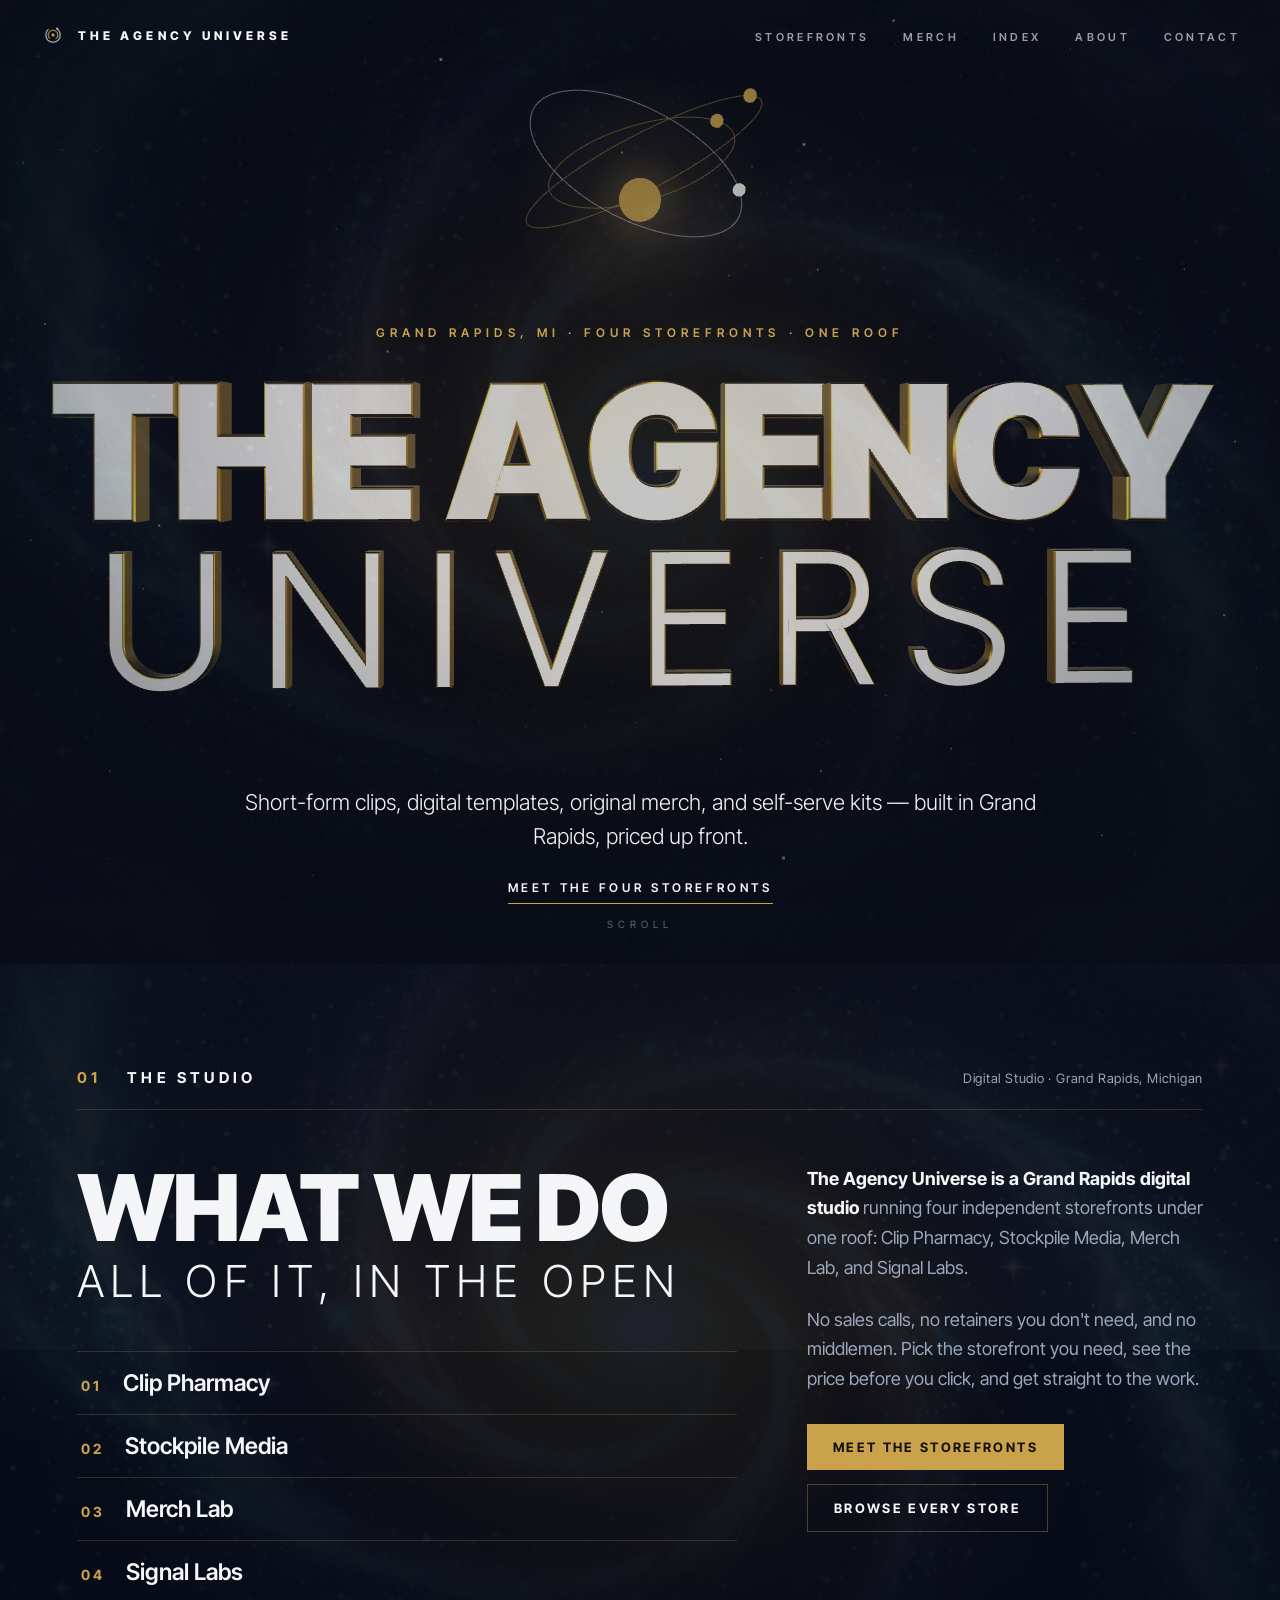
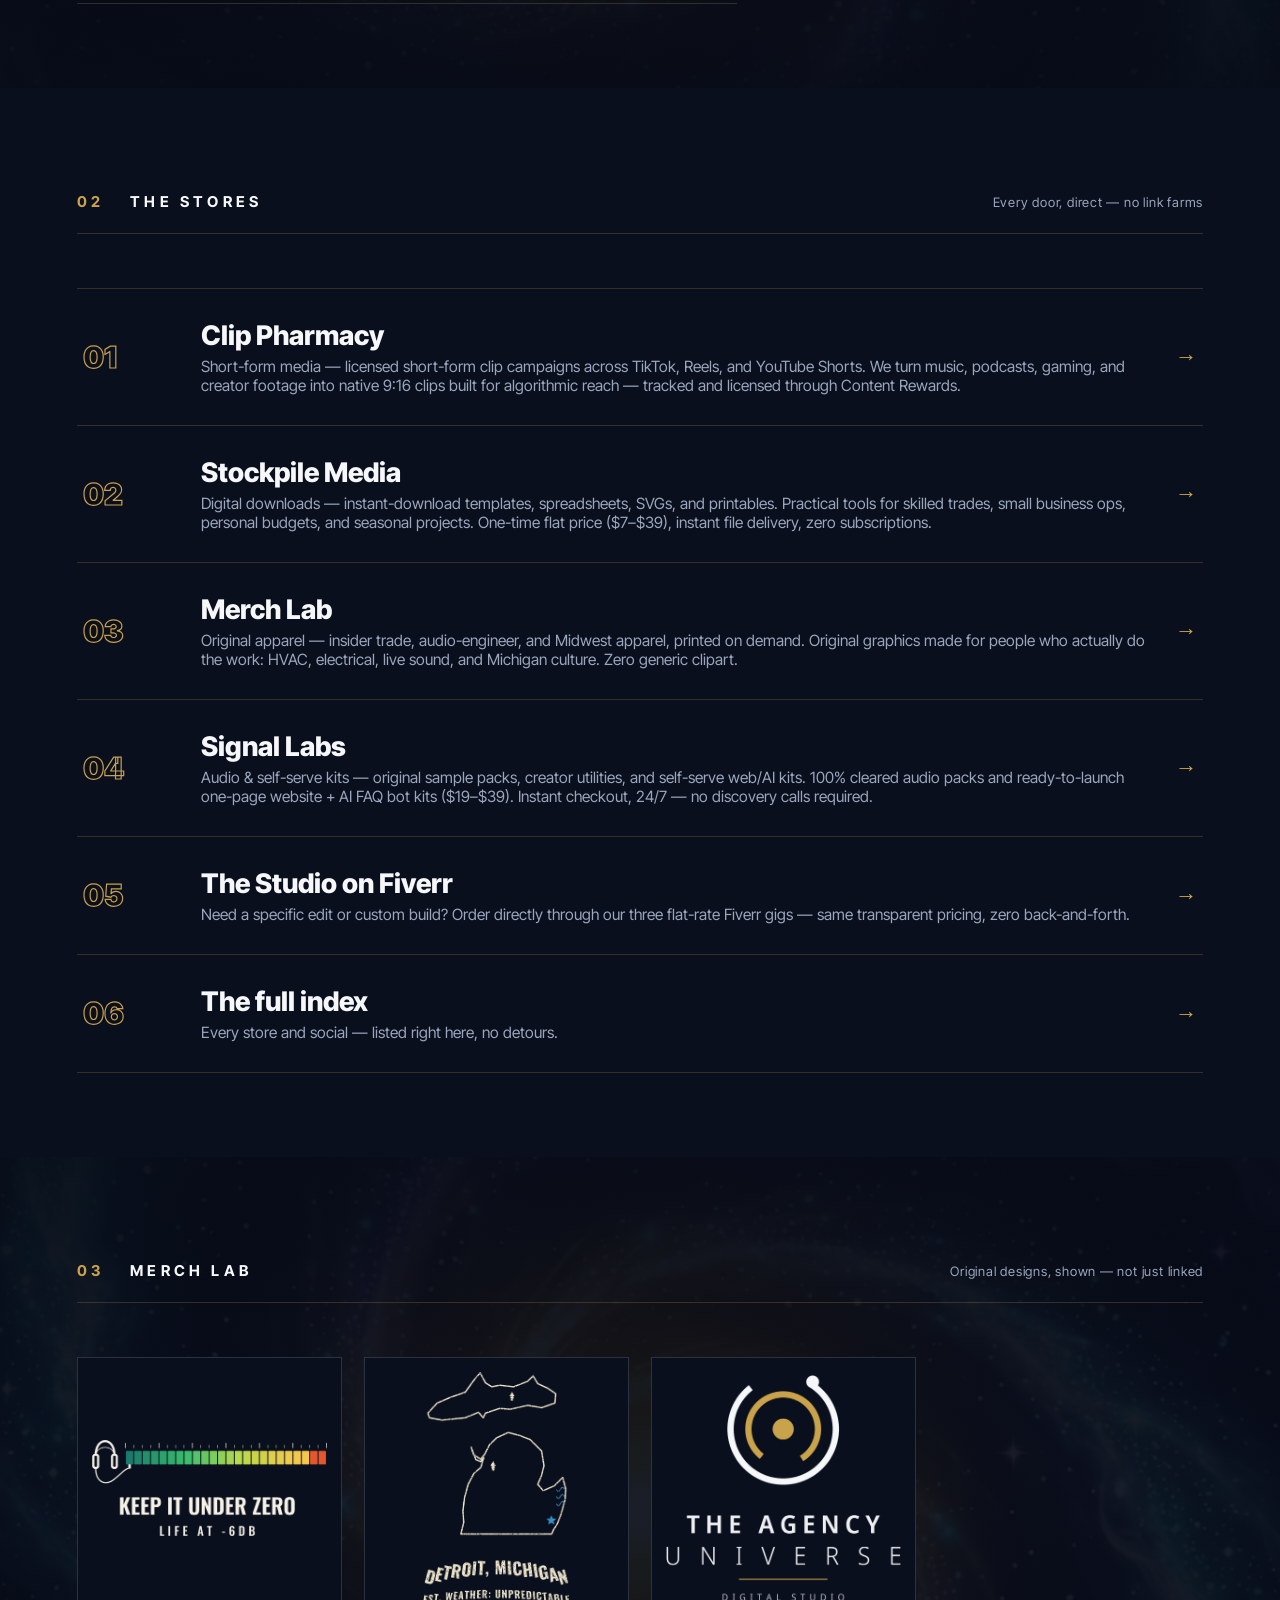
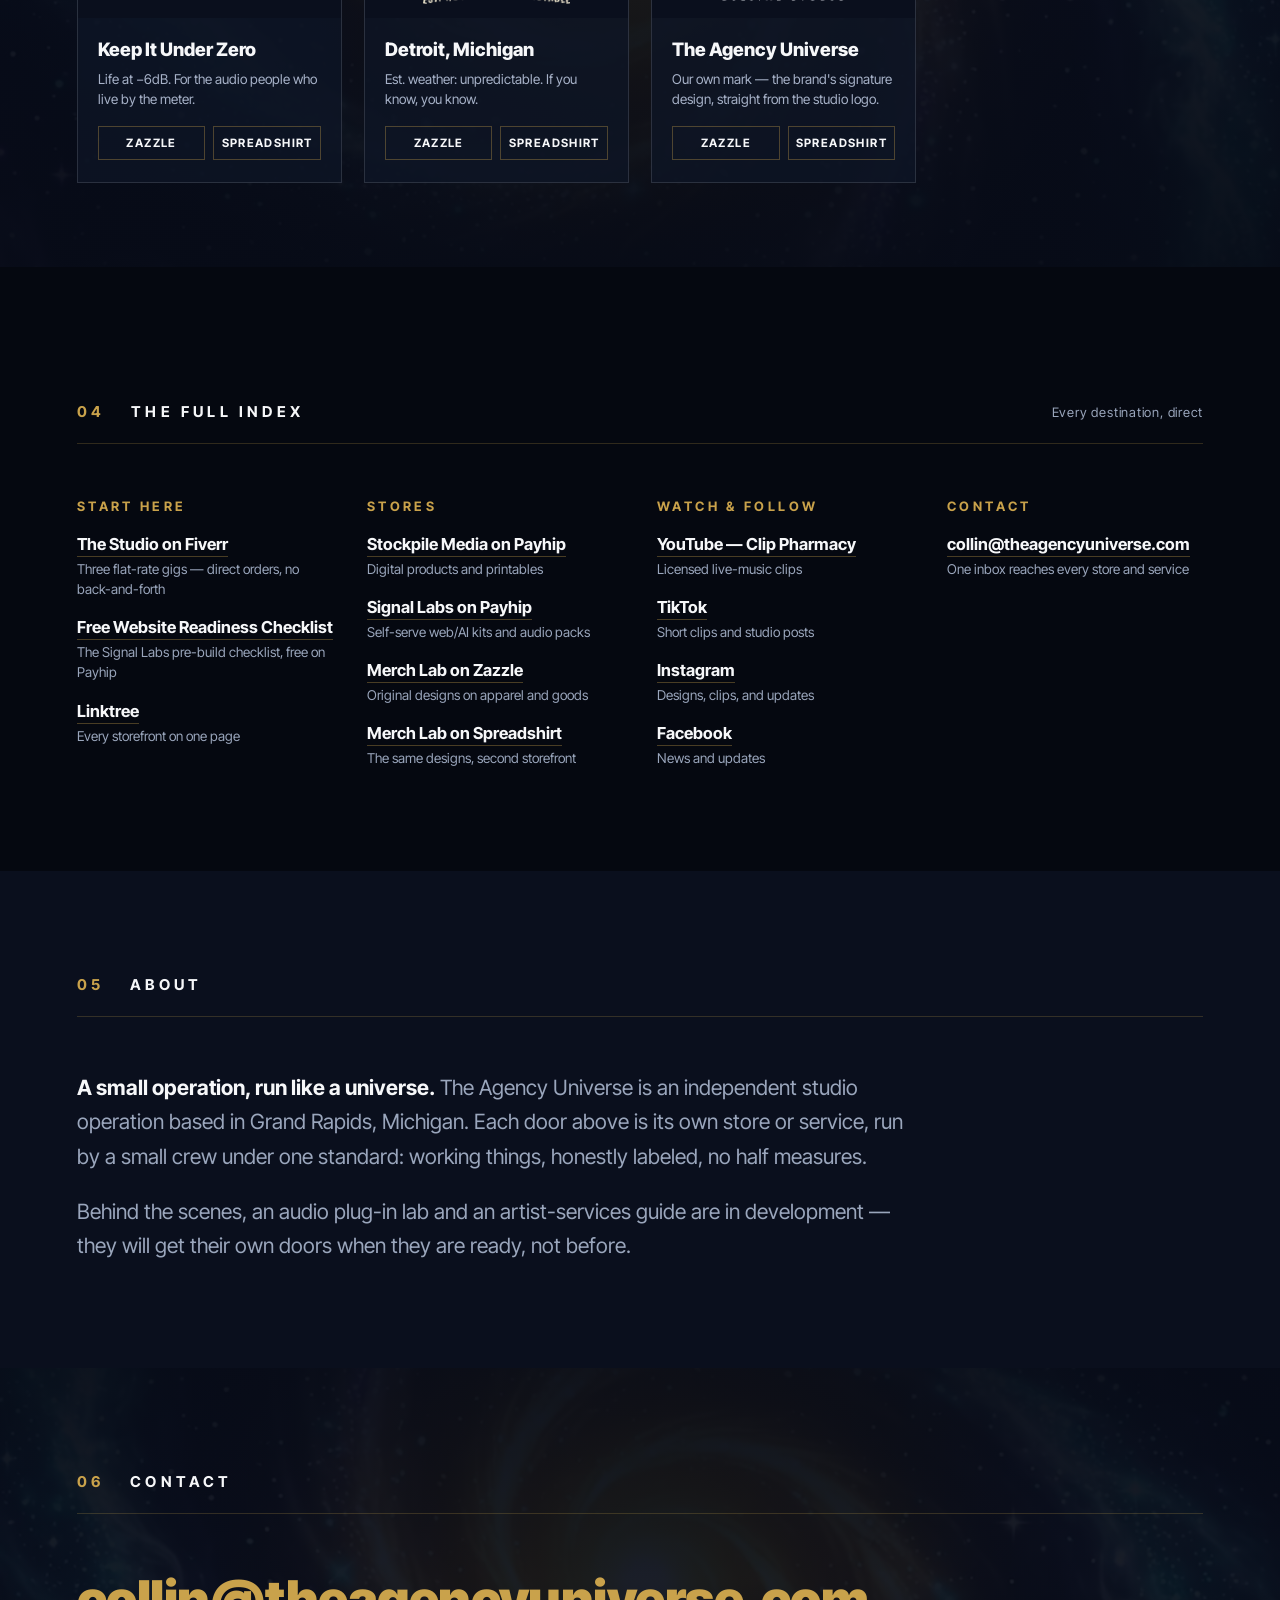
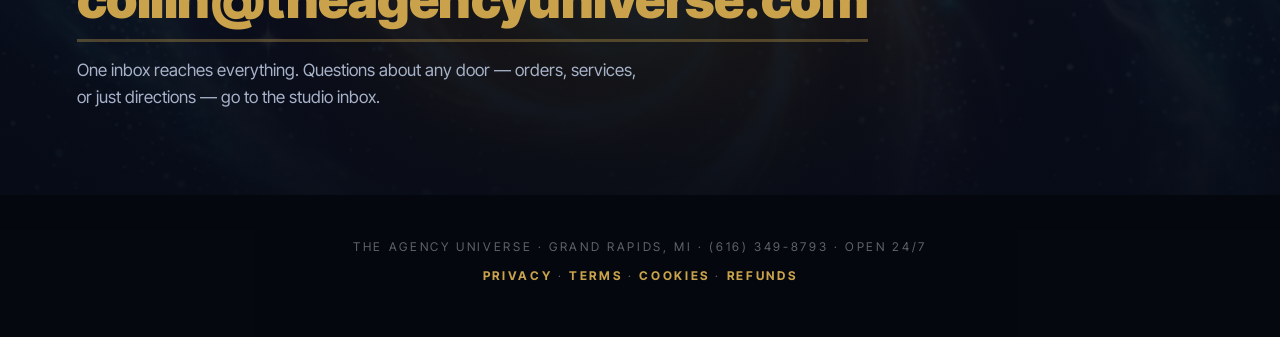
<file: index.html>
<!DOCTYPE html>
<html lang="en">
<head>
<script>if(/\/index\.html$/.test(location.pathname)){location.replace(location.pathname.replace(/index\.html$/,'')+location.search+location.hash)}</script>
<meta charset="UTF-8">
<meta name="description" content="A Grand Rapids digital studio running four independent storefronts under one roof: Clip Pharmacy, Stockpile Media, Merch Lab, and Signal Labs.">
<meta name="viewport" content="width=device-width, initial-scale=1.0">
<meta property="og:type" content="website">
<meta name="p:domain_verify" content="2432d0444023e37e5f2a5700233fe818"/>
<meta property="og:title" content="The Agency Universe — Digital Studio & Brand House | Grand Rapids, MI">
<meta property="og:description" content="A Grand Rapids digital studio running four independent storefronts under one roof: Clip Pharmacy, Stockpile Media, Merch Lab, and Signal Labs.">
<meta property="og:url" content="https://theagencyuniverse.com/">
<meta property="og:image" content="https://theagencyuniverse.com/og-image.png">
<meta name="twitter:card" content="summary_large_image">
<title>The Agency Universe — Digital Studio &amp; Brand House | Grand Rapids, MI</title>
<link rel="canonical" href="https://theagencyuniverse.com/">
<link rel="icon" href="assets/agency-universe-logo-icon.png?v=2">
<style>
@font-face{font-family:'Inter Tight';src:url('assets/fonts/intertight-var.woff2') format('woff2');font-weight:100 900;font-style:normal;font-display:swap}
</style>
<style>
:root{
  --navy:#0E1526; --navy2:#070B16; --gold:#C9A24B; --white:#F6F7F9;
  --dim:rgba(246,247,249,.62); --faint:rgba(246,247,249,.38);
}
*{margin:0;padding:0;box-sizing:border-box}
html{scroll-behavior:auto}
body{background:var(--navy2);color:var(--white);font-family:'Inter Tight',sans-serif;overflow-x:hidden}
::selection{background:var(--gold);color:var(--navy)}
a{color:inherit;text-decoration:none}
#gl{position:fixed;inset:0;width:100%;height:100%;z-index:0;pointer-events:none}
#veil{position:fixed;inset:0;z-index:1;pointer-events:none;background:radial-gradient(ellipse at 50% 42%,transparent 40%,rgba(7,11,22,.55) 100%)}
main{position:relative;z-index:2}

/* ---------- nav : near invisible ---------- */
nav{position:fixed;top:0;left:0;right:0;z-index:50;display:flex;align-items:center;justify-content:space-between;
  padding:22px 40px;mix-blend-mode:normal}
.brand{display:flex;align-items:center;gap:12px;font-weight:800;letter-spacing:.34em;font-size:12px;text-transform:uppercase}
.brand img{width:26px;height:26px}
nav ul{display:flex;gap:34px;list-style:none}
nav ul a{font-size:11px;font-weight:600;letter-spacing:.3em;text-transform:uppercase;color:var(--dim)}
nav ul a:hover{color:var(--gold)}

/* ---------- generic scene ---------- */
.scene{min-height:100dvh;display:flex;flex-direction:column;align-items:center;justify-content:center;
  text-align:center;padding:110px 6vw;position:relative}
.eyebrow{font-size:12px;font-weight:600;letter-spacing:.42em;text-transform:uppercase;color:var(--gold);margin-bottom:26px}
.h-giant{font-weight:800;text-transform:uppercase;line-height:.98;letter-spacing:.01em;font-size:clamp(56px,10.5vw,148px)}
.h-big{font-weight:800;text-transform:uppercase;line-height:1.02;font-size:clamp(42px,7vw,96px)}
.h-med{font-weight:800;text-transform:uppercase;line-height:1.04;font-size:clamp(44px,6.6vw,94px);max-width:1150px}
.one-line{margin-top:30px;font-size:clamp(17px,1.7vw,23px);font-weight:300;color:var(--white);max-width:820px;line-height:1.55}
.sub-line{margin-top:18px;font-size:15px;font-weight:300;color:var(--dim);max-width:640px;line-height:1.7}
.quiet-link{display:inline-block;margin-top:38px;font-size:12px;font-weight:600;letter-spacing:.3em;text-transform:uppercase;
  color:var(--white);border-bottom:1px solid var(--gold);padding-bottom:8px}
.quiet-link:hover{color:var(--gold)}
.rv{opacity:0}

/* ---------- hero ---------- */
#hero{justify-content:flex-start;padding-top:0}
.hero-mark{width:min(248px,34vw,30vh);margin-top:9vh;filter:drop-shadow(0 0 44px rgba(201,162,75,.35))}
#hero h1{margin-top:9vh;font-weight:800;text-transform:uppercase;line-height:.94;font-size:clamp(64px,12.5vw,176px);letter-spacing:.005em}
#hero h1 .thin{display:block;font-weight:300;letter-spacing:.14em}
#hero .one-line{margin-top:3.2vh}
.hero-foot{position:absolute;bottom:34px;left:0;right:0;display:flex;flex-direction:column;align-items:center;gap:14px}
.hero-foot .scrollword{font-size:10px;letter-spacing:.5em;text-transform:uppercase;color:var(--faint)}
.hero-foot .quiet-link{margin-top:0}

/* ---------- services scenes ---------- */
.svc-name{font-weight:800;text-transform:uppercase;line-height:1;font-size:clamp(44px,7.5vw,104px);max-width:1100px}
.svc-price{margin-top:34px;font-weight:300;font-size:clamp(30px,4.2vw,58px);color:var(--gold);letter-spacing:.02em}
.svc-num{position:absolute;font-weight:800;font-size:clamp(200px,34vw,460px);color:transparent;
  -webkit-text-stroke:1px rgba(246,247,249,.07);line-height:1;z-index:-1;user-select:none}

/* ---------- work scenes ---------- */
.work-scene{padding:0;overflow:hidden;justify-content:flex-end;align-items:flex-start;text-align:left}
.work-scene img.bg{position:absolute;inset:0;width:100%;height:100%;object-fit:cover;opacity:.85}
.work-scene::after{content:"";position:absolute;inset:0;background:linear-gradient(180deg,rgba(7,11,22,.45) 0%,rgba(7,11,22,.05) 40%,rgba(7,11,22,.88) 100%)}
.work-body{position:relative;z-index:2;padding:0 6vw 9vh}
.chip{display:inline-block;font-size:11px;font-weight:600;letter-spacing:.34em;text-transform:uppercase;color:var(--gold);
  border:1px solid rgba(201,162,75,.55);padding:8px 14px;margin-bottom:22px}
.work-body h3{font-weight:800;text-transform:uppercase;font-size:clamp(40px,6.5vw,88px);line-height:1}
.work-body p{margin-top:16px;font-weight:300;font-size:16px;color:var(--dim);max-width:560px;line-height:1.65}
.work-head img.bg{opacity:.5}

/* ---------- doors ---------- */
.door-num{font-weight:800;font-size:clamp(150px,26vw,360px);line-height:.9;color:transparent;
  -webkit-text-stroke:1.5px rgba(201,162,75,.5)}
.door-name{font-weight:800;text-transform:uppercase;font-size:clamp(44px,7.5vw,100px);line-height:1;margin-top:10px}

/* ---------- merch scenes ---------- */
.merch-scene img.design{width:min(430px,72vw);max-height:52vh;object-fit:contain;
  filter:drop-shadow(0 30px 60px rgba(0,0,0,.6))}
.merch-brand{font-size:11px;letter-spacing:.42em;text-transform:uppercase;color:var(--faint);margin:26px 0 10px}
.merch-name{font-weight:800;text-transform:uppercase;font-size:clamp(34px,5.4vw,72px);line-height:1.05}
.store-links{display:flex;gap:34px;margin-top:30px;flex-wrap:wrap;justify-content:center}
.store-links a{font-size:12px;font-weight:600;letter-spacing:.28em;text-transform:uppercase;border-bottom:1px solid var(--gold);padding-bottom:7px}
.store-links a:hover{color:var(--gold)}

/* ---------- index : calm ---------- */
#index{background:rgba(5,8,15,.82);justify-content:flex-start;padding-top:15vh}
.index-grid{display:grid;grid-template-columns:repeat(4,1fr);gap:44px;text-align:left;max-width:1240px;width:100%;margin-top:60px}
.index-grid h4{font-size:11px;font-weight:600;letter-spacing:.34em;text-transform:uppercase;color:var(--gold);margin-bottom:22px}
.index-item{margin-bottom:20px}
.index-item a{font-weight:600;font-size:16px;border-bottom:1px solid rgba(201,162,75,.4);padding-bottom:2px}
.index-item a:hover{color:var(--gold)}
.index-item p{font-size:13px;font-weight:300;color:var(--faint);margin-top:5px;line-height:1.5}
@media(max-width:900px){.index-grid{grid-template-columns:1fr 1fr}}
@media(max-width:560px){.index-grid{grid-template-columns:1fr}}
@media(max-width:760px){
  nav{flex-wrap:wrap;justify-content:center;gap:8px 16px;padding:14px 16px}
  .brand{letter-spacing:.22em;font-size:11px;white-space:nowrap}
  nav ul{gap:16px;flex-wrap:wrap;justify-content:center}
  nav ul a{font-size:10px;letter-spacing:.2em}
}

/* ---------- about / contact / footer ---------- */
.about-p{margin-top:26px;font-weight:300;font-size:17px;color:var(--dim);max-width:760px;line-height:1.8}
.email-huge{margin-top:36px;font-weight:800;font-size:clamp(24px,4.6vw,62px);letter-spacing:.01em;border-bottom:2px solid var(--gold);padding-bottom:10px}
.email-huge:hover{color:var(--gold)}
footer{position:relative;z-index:2;text-align:center;padding:44px 20px 54px;font-size:12px;letter-spacing:.22em;
  text-transform:uppercase;color:var(--faint);background:rgba(5,8,15,.85)}

/* shot mode : everything settled, nothing hidden */
.shot .rv{opacity:1!important;transform:none!important}
@media (prefers-reduced-motion: reduce){
  *{animation:none!important;transition:none!important}
}
</style>
<style>/* finish-layer: sloplint gates 34 + 26a */
html,body{overflow-x:clip}
a:focus-visible{outline:2px solid #C9A24B;outline-offset:3px}
</style>
<style>/* variant tuning: font-f4 */
#hero h1{font-weight:900;font-size:min(clamp(64px,13.2vw,186px),20vh);line-height:.92;letter-spacing:-.015em}
#hero h1 .thin{font-weight:300;letter-spacing:.16em}
.h-giant,.h-big,.h-med,.svc-name,.door-name,.merch-name,.work-body h3,.email-huge{font-weight:900;letter-spacing:-.01em}
</style>
<style>/* themed scrollbar - Collin 2026-11-13 */
html{scrollbar-width:thin;scrollbar-color:rgba(201,162,75,.35) transparent}
::-webkit-scrollbar{width:8px;height:8px}
::-webkit-scrollbar-track{background:transparent}
::-webkit-scrollbar-thumb{background:rgba(201,162,75,.35);border-radius:99px}
::-webkit-scrollbar-thumb:hover{background:rgba(201,162,75,.55)}
</style>
<style>/* subtle galaxy hero layer - Collin 2026-11-13: atmosphere, not wallpaper */
.galaxy-bg{position:absolute;inset:0;z-index:-1;pointer-events:none;
background-image:linear-gradient(180deg,rgba(5,7,13,.82),rgba(5,7,13,.58) 46%,rgba(5,7,13,.94)),url('assets/brand-galaxy.webp');
background-size:cover;background-position:50% 48%;
opacity:.30;filter:brightness(.62) saturate(.85);
-webkit-mask-image:radial-gradient(ellipse 135% 110% at 50% 42%,#000 12%,transparent 88%);
mask-image:radial-gradient(ellipse 135% 110% at 50% 42%,#000 12%,transparent 88%)}
</style>
<style>/* film grain overlay */
#grain{position:fixed;inset:-50%;z-index:3;pointer-events:none;opacity:.05;background-image:url("data:image/svg+xml,%3Csvg xmlns='http://www.w3.org/2000/svg' width='300' height='300'%3E%3Cfilter id='n'%3E%3CfeTurbulence type='fractalNoise' baseFrequency='0.9' numOctaves='2'/%3E%3C/filter%3E%3Crect width='300' height='300' filter='url(%23n)'/%3E%3C/svg%3E");animation:grain 9s steps(6) infinite}
@keyframes grain{0%,100%{transform:translate(0,0)}20%{transform:translate(-2%,2%)}40%{transform:translate(2%,-1%)}60%{transform:translate(-1%,-2%)}80%{transform:translate(1%,2%)}}
</style>
<style>/* 3D display type - Collin 2026-11-13: layered extrusion, bevel highlight, gold edge-light */
#hero h1,.h-giant,.h-big,.h-med,.svc-name,.door-name,.merch-name,.work-body h3,.email-huge{
text-shadow:-0.007em -0.007em 0 rgba(246,247,249,.32),
0.008em 0.008em 0 #2e364d,0.016em 0.016em 0 #262e42,0.024em 0.024em 0 #1e2536,
0.032em 0.032em 0 #171d2b,0.040em 0.040em 0 #11151f,0.048em 0.048em 0 #0b0e15,
0.057em 0.048em 0 rgba(201,162,75,.30),0.09em 0.13em 0.18em rgba(0,0,0,.5)}
#hero h1 .thin{
text-shadow:-0.005em -0.005em 0 rgba(246,247,249,.30),
0.006em 0.006em 0 #272f43,0.012em 0.012em 0 #1d2434,0.018em 0.018em 0 #141926,
0.025em 0.024em 0 rgba(201,162,75,.25),0.06em 0.10em 0.16em rgba(0,0,0,.45)}
</style>
<style>/* REAL 3D hero headline: WebGL letterforms replace the flat h1 (kept in DOM for SEO/SR).
   The old layered-shadow imitation is removed from the hero h1 only; if WebGL or the
   geometry build fails, the h1 simply shows flat — an honest fallback. */
#hero h1, #hero h1 .thin{ text-shadow: none; }
body.has-3d #hero h1{ color: transparent; }</style>
<style>
@media(max-height:800px){
  .hero-mark{margin-top:6vh}
  #hero h1{margin-top:3vh}
}
@media(max-width:820px){
  #gl{display:none}
  #hero h1{font-size:clamp(46px,13.8vw,64px)}
  .hero-mark{width:min(180px,42vw);margin-top:17vh}
}
</style>
<style>/* ===== sections rebuild 2026-11-16: Editorial structure x Constellation atmosphere (Collin's A+B pick) ===== */
.xs{padding:104px 6vw 84px;position:relative;background:#0A0F1D}
.xwrap{max-width:1240px;margin:0 auto;position:relative;z-index:1}
.xband{background:#070B16;overflow:hidden}
.xband::before{content:"";position:absolute;inset:0;background:url('assets/brand-galaxy.webp') center/cover;opacity:.30}
.xband::after{content:"";position:absolute;inset:0;background:linear-gradient(180deg,rgba(7,11,22,.88),rgba(7,11,22,.74) 50%,rgba(7,11,22,.93))}
.xhead{display:flex;align-items:baseline;gap:26px;border-bottom:1px solid rgba(201,162,75,.22);padding-bottom:22px;margin-bottom:54px}
.xnum{font-size:15px;font-weight:700;letter-spacing:.28em;color:#C9A24B}
.xtitle{font-size:15px;font-weight:700;letter-spacing:.28em;text-transform:uppercase;color:#F6F7F9}
.xnote{margin-left:auto;font-size:13px;color:#9AA6BC;letter-spacing:.06em;text-align:right}
.xgrid2{display:grid;grid-template-columns:1.25fr .75fr;gap:70px;align-items:start}
.xh1{font-size:92px;font-weight:900;line-height:.95;letter-spacing:-.02em;text-transform:uppercase;color:#F6F7F9}
.xh1 .thin{display:block;font-weight:300;letter-spacing:.14em;font-size:44px;margin-top:10px}
.xlist{margin-top:48px;border-top:1px solid rgba(201,162,75,.22)}
.xlist div{display:flex;gap:22px;align-items:baseline;padding:17px 4px;border-bottom:1px solid rgba(201,162,75,.22);font-size:23px;font-weight:600;color:#F6F7F9}
.xlist b{color:#C9A24B;font-size:14px;letter-spacing:.2em}
.xside p{font-size:18px;line-height:1.65;color:#9AA6BC;margin-bottom:22px}
.xside p strong{color:#F6F7F9}
.xbtns{display:flex;gap:14px;margin-top:30px;flex-wrap:wrap}
.xbtn{display:inline-block;padding:15px 26px;font-size:13px;font-weight:700;letter-spacing:.18em;text-transform:uppercase;text-decoration:none}
.xbtn-gold{background:#C9A24B;color:#14100a}
.xbtn-line{border:1px solid rgba(201,162,75,.35);color:#F6F7F9}
.xfeat{display:grid;grid-template-columns:1fr auto;gap:40px;background:linear-gradient(120deg,#16223C,#101A2E);border:1px solid #C9A24B;padding:44px 48px;align-items:center;margin-bottom:22px}
.xfeat .tag{font-size:12px;font-weight:700;letter-spacing:.3em;color:#C9A24B;text-transform:uppercase;margin-bottom:12px}
.xfeat h3{font-size:44px;font-weight:900;color:#F6F7F9}
.xfeat p{color:#9AA6BC;font-size:17px;line-height:1.55;margin-top:10px;max-width:560px}
.xprice{font-size:64px;font-weight:900;color:#C9A24B;white-space:nowrap}
.xprice small{display:block;font-size:14px;font-weight:600;letter-spacing:.22em;color:#9AA6BC;text-align:right;margin-top:4px}
.xcards{display:grid;grid-template-columns:1fr 1fr;gap:22px}
.xcard{background:#121B31;border:1px solid rgba(246,247,249,.08);padding:34px 36px}
.xcard h3{font-size:26px;font-weight:800;color:#F6F7F9}
.xcard p{color:#9AA6BC;font-size:15.5px;line-height:1.55;margin:10px 0 20px}
.xcard .p{font-size:34px;font-weight:900;color:#C9A24B}
.xcard .p small{font-size:13px;color:#9AA6BC;font-weight:600;letter-spacing:.14em;margin-left:8px}
.xsnote{color:#9AA6BC;font-size:14.5px;margin-top:26px}
.xextra{display:grid;grid-template-columns:1fr 1fr;gap:22px;margin-top:22px}
.xextra a{display:block;background:#0D1424;border:1px dashed rgba(201,162,75,.3);padding:24px 30px;text-decoration:none}
.xextra h3{font-size:19px;font-weight:800;color:#F6F7F9}
.xextra span{color:#C9A24B;font-weight:700;font-size:13px;letter-spacing:.12em;text-transform:uppercase;display:block;margin-top:8px}
.xwork{display:grid;grid-template-columns:1.5fr 1fr;gap:56px;align-items:center;margin-bottom:74px}
.xwork.flip{grid-template-columns:1fr 1.5fr}
.xwork:last-child{margin-bottom:10px}
.xshot{border:1px solid rgba(246,247,249,.14);background:#0B1120}
.xshot .bar{display:flex;gap:7px;align-items:center;padding:11px 14px;border-bottom:1px solid rgba(246,247,249,.08)}
.xshot .bar i{width:10px;height:10px;border-radius:50%;background:#2A3550;display:block}
.xshot .bar span{margin-left:10px;font-size:11.5px;color:#9AA6BC;letter-spacing:.08em;white-space:nowrap;overflow:hidden}
.xshot img{width:100%;display:block}
.xchip{display:inline-block;font-size:11px;font-weight:700;letter-spacing:.26em;color:#C9A24B;border:1px solid rgba(201,162,75,.35);padding:7px 12px;text-transform:uppercase;margin-bottom:18px}
.xwtxt h3{font-size:38px;font-weight:900;line-height:1.05;color:#F6F7F9}
.xwtxt p{color:#A7B2C8;font-size:16.5px;line-height:1.6;margin:14px 0 20px}
.xlink{color:#C9A24B;font-weight:700;font-size:14px;letter-spacing:.14em;text-transform:uppercase;text-decoration:none}
.xdoor{display:grid;grid-template-columns:90px 1fr auto;gap:28px;align-items:center;padding:30px 6px;border-bottom:1px solid rgba(201,162,75,.22);text-decoration:none}
.xdoor:first-of-type{border-top:1px solid rgba(201,162,75,.22)}
.xdoor .n{font-size:30px;font-weight:900;color:transparent;-webkit-text-stroke:1.2px #C9A24B}
.xdoor h3{font-size:27px;font-weight:800;color:#F6F7F9}
.xdoor p{color:#9AA6BC;font-size:15.5px;margin-top:5px}
.xdoor .go{font-size:22px;color:#C9A24B}
.xmgrid{display:grid;grid-template-columns:repeat(4,1fr);gap:22px}
.xmcard{background:rgba(14,21,38,.78);border:1px solid rgba(246,247,249,.13)}
.xmcard .imgbox{background:#0A0F1D;height:260px;display:flex;align-items:center;justify-content:center;padding:14px}
.xmcard .imgbox img{max-width:100%;max-height:100%;display:block}
.xmcard .b{padding:20px 20px 22px}
.xmcard h3{font-size:18.5px;font-weight:800;line-height:1.25;color:#F6F7F9}
.xmcard p{color:#A7B2C8;font-size:13.5px;line-height:1.5;margin:8px 0 16px}
.xmcard .shops{display:flex;gap:8px}
.xmcard .shops a{flex:1;text-align:center;font-size:11.5px;font-weight:700;letter-spacing:.12em;text-transform:uppercase;color:#F6F7F9;border:1px solid rgba(201,162,75,.35);padding:9px 0;text-decoration:none}
.xindex{display:grid;grid-template-columns:repeat(4,1fr);gap:34px}
.xindex h4{font-size:13px;font-weight:700;letter-spacing:.26em;text-transform:uppercase;color:#C9A24B;margin-bottom:20px}
.xitem{margin-bottom:18px}
.xitem a{color:#F6F7F9;font-weight:700;font-size:16.5px;text-decoration:none;border-bottom:1px solid rgba(201,162,75,.35);padding-bottom:2px}
.xitem p{color:#9AA6BC;font-size:13.5px;margin-top:5px;line-height:1.5}
.xabout p{font-size:21px;line-height:1.65;color:#9AA6BC;max-width:840px;margin-bottom:20px}
.xabout p strong{color:#F6F7F9}
.xmail{font-size:52px;font-weight:900;color:#C9A24B;text-decoration:none;letter-spacing:-.01em;border-bottom:3px solid rgba(201,162,75,.35);padding-bottom:8px;overflow-wrap:anywhere}
.xcontact p{color:#A7B2C8;font-size:17px;margin-top:26px;max-width:560px;line-height:1.6}
@media (max-width:900px){
  .xs{padding:72px 6vw 60px}
  .xgrid2,.xwork,.xwork.flip{grid-template-columns:1fr;gap:36px}
  .xh1{font-size:52px}.xh1 .thin{font-size:26px}
  .xcards,.xextra{grid-template-columns:1fr}
  .xfeat{grid-template-columns:1fr;padding:32px 28px}.xprice small{text-align:left}
  .xmgrid{grid-template-columns:1fr 1fr}
  .xindex{grid-template-columns:1fr 1fr}
  .xmail{font-size:30px}
  .xnote{display:none}
  .xdoor{grid-template-columns:56px 1fr auto}.xdoor .n{font-size:22px}
}
@media (max-width:560px){.xmgrid,.xindex{grid-template-columns:1fr}}
</style>

<script type="application/ld+json">
{"@context":"https://schema.org","@type":"Organization","name":"The Agency Universe","url":"https://theagencyuniverse.com","logo":"https://theagencyuniverse.com/assets/agency-universe-logo-icon.png","email":"collin@theagencyuniverse.com","telephone":"+1-616-349-8793","address":{"@type":"PostalAddress","addressLocality":"Grand Rapids","addressRegion":"MI","addressCountry":"US"},"sameAs":["https://www.facebook.com/theagencyuniverse/","https://www.youtube.com/@TheAgencyUniverse","https://www.tiktok.com/@theagencyuniverse","https://www.pinterest.com/theagencyuniverse/","https://linktr.ee/theagencyuniverse","https://www.fiverr.com/agencyuniverse","https://payhip.com/AgencyUniverseStore"]}
</script>
</head>
<body id="top">

<canvas id="gl" aria-hidden="true"></canvas>
<div id="veil"></div>
<div id="grain"></div>

<nav>
  <a class="brand" href="#top"><img src="assets/agency-universe-logo-icon.png?v=2" alt="">The Agency Universe</a>
  <ul>
    <li><a href="#doors">Storefronts</a></li>
    <li><a href="#merch">Merch</a></li>
    <li><a href="#index">Index</a></li>
    <li><a href="#about">About</a></li>
    <li><a href="#contact">Contact</a></li>
  </ul>
</nav>

<main>

<!-- ================= HERO ================= -->
<header class="scene" id="hero">
  <div class="galaxy-bg" aria-hidden="true"></div>
  <img class="hero-mark rv" id="heroMark" src="assets/hero-mark.png" alt="The Agency Universe">
  <p class="eyebrow rv">Grand Rapids, MI · Four Storefronts · One Roof</p>
  <h1 class="rv">The Agency<span class="thin">Universe</span></h1>
  <p class="one-line rv">Short-form clips, digital templates, original merch, and self-serve kits — built in Grand Rapids, priced up front.</p>
  <div class="hero-foot rv">
    <a class="quiet-link" href="#doors">Meet the four storefronts</a>
    <span class="scrollword">Scroll</span>
  </div>
</header>

<!-- ================= WHAT WE DO ================= -->
<section class="xs xband" id="intro">
  <div class="xwrap">
    <div class="xhead rv"><span class="xnum">01</span><span class="xtitle">The Studio</span><span class="xnote">Digital Studio · Grand Rapids, Michigan</span></div>
    <div class="xgrid2">
      <div>
        <h2 class="xh1 rv">What we do<span class="thin">All of it, in the open</span></h2>
        <div class="xlist rv">
          <div><b>01</b> Clip Pharmacy</div>
          <div><b>02</b> Stockpile Media</div>
          <div><b>03</b> Merch Lab</div>
          <div><b>04</b> Signal Labs</div>
        </div>
      </div>
      <div class="xside rv">
        <p><strong>The Agency Universe is a Grand Rapids digital studio</strong> running four independent storefronts under one roof: Clip Pharmacy, Stockpile Media, Merch Lab, and Signal Labs.</p>
        <p>No sales calls, no retainers you don't need, and no middlemen. Pick the storefront you need, see the price before you click, and get straight to the work.</p>
        <div class="xbtns"><a class="xbtn xbtn-gold" href="#doors">Meet the storefronts</a><a class="xbtn xbtn-line" href="#index">Browse every store</a></div>
      </div>
    </div>
  </div>
</section>

<!-- ================= STORES ================= -->
<section class="xs" id="doors">
  <div class="xwrap">
    <div class="xhead rv"><span class="xnum">02</span><span class="xtitle">The Stores</span><span class="xnote">Every door, direct — no link farms</span></div>
    <a class="xdoor rv" href="https://www.youtube.com/@TheAgencyUniverse"><div class="n">01</div><div><h3>Clip Pharmacy</h3><p>Short-form media — licensed short-form clip campaigns across TikTok, Reels, and YouTube Shorts. We turn music, podcasts, gaming, and creator footage into native 9:16 clips built for algorithmic reach — tracked and licensed through Content Rewards.</p></div><div class="go">→</div></a>
    <a class="xdoor rv" href="https://payhip.com/AgencyUniverseStore"><div class="n">02</div><div><h3>Stockpile Media</h3><p>Digital downloads — instant-download templates, spreadsheets, SVGs, and printables. Practical tools for skilled trades, small business ops, personal budgets, and seasonal projects. One-time flat price ($7–$39), instant file delivery, zero subscriptions.</p></div><div class="go">→</div></a>
    <a class="xdoor rv" href="https://www.zazzle.com/store/theagencyuniverse"><div class="n">03</div><div><h3>Merch Lab</h3><p>Original apparel — insider trade, audio-engineer, and Midwest apparel, printed on demand. Original graphics made for people who actually do the work: HVAC, electrical, live sound, and Michigan culture. Zero generic clipart.</p></div><div class="go">→</div></a>
    <a class="xdoor rv" href="https://payhip.com/b/qHNBZ"><div class="n">04</div><div><h3>Signal Labs</h3><p>Audio &amp; self-serve kits — original sample packs, creator utilities, and self-serve web/AI kits. 100% cleared audio packs and ready-to-launch one-page website + AI FAQ bot kits ($19–$39). Instant checkout, 24/7 — no discovery calls required.</p></div><div class="go">→</div></a>
    <a class="xdoor rv" href="https://www.fiverr.com/agencyuniverse"><div class="n">05</div><div><h3>The Studio on Fiverr</h3><p>Need a specific edit or custom build? Order directly through our three flat-rate Fiverr gigs — same transparent pricing, zero back-and-forth.</p></div><div class="go">→</div></a>
    <a class="xdoor rv" href="#index"><div class="n">06</div><div><h3>The full index</h3><p>Every store and social — listed right here, no detours.</p></div><div class="go">→</div></a>
  </div>
</section>

<!-- ================= MERCH ================= -->
<section class="xs xband" id="merch">
  <div class="xwrap">
    <div class="xhead rv"><span class="xnum">03</span><span class="xtitle">Merch Lab</span><span class="xnote">Original designs, shown — not just linked</span></div>
    <div class="xmgrid">
      <div class="xmcard rv"><div class="imgbox"><img src="assets/merch-keep-it-under-zero.webp" alt="Keep It Under Zero"></div><div class="b"><h3>Keep It Under Zero</h3><p>Life at −6dB. For the audio people who live by the meter.</p><div class="shops"><a href="https://www.zazzle.com/store/theagencyuniverse">Zazzle</a><a href="https://the-agency-universe.myspreadshop.com/">Spreadshirt</a></div></div></div>
      <div class="xmcard rv"><div class="imgbox"><img src="assets/merch-michigan-weather.webp" alt="Detroit, Michigan"></div><div class="b"><h3>Detroit, Michigan</h3><p>Est. weather: unpredictable. If you know, you know.</p><div class="shops"><a href="https://www.zazzle.com/store/theagencyuniverse">Zazzle</a><a href="https://the-agency-universe.myspreadshop.com/">Spreadshirt</a></div></div></div>
      <div class="xmcard rv"><div class="imgbox"><img src="assets/merch-agency-universe.webp" alt="The Agency Universe"></div><div class="b"><h3>The Agency Universe</h3><p>Our own mark — the brand's signature design, straight from the studio logo.</p><div class="shops"><a href="https://www.zazzle.com/store/theagencyuniverse">Zazzle</a><a href="https://the-agency-universe.myspreadshop.com/">Spreadshirt</a></div></div></div>
    </div>
  </div>
</section>

<!-- ================= INDEX ================= -->
<section class="xs" id="index">
  <div class="xwrap">
    <div class="xhead rv"><span class="xnum">04</span><span class="xtitle">The Full Index</span><span class="xnote">Every destination, direct</span></div>
    <div class="xindex rv">
      <div>
        <h4>Start here</h4>
        <div class="xitem"><a href="https://www.fiverr.com/agencyuniverse">The Studio on Fiverr</a><p>Three flat-rate gigs — direct orders, no back-and-forth</p></div>
        <div class="xitem"><a href="https://payhip.com/b/6wjpB">Free Website Readiness Checklist</a><p>The Signal Labs pre-build checklist, free on Payhip</p></div>
        <div class="xitem"><a href="https://linktr.ee/theagencyuniverse">Linktree</a><p>Every storefront on one page</p></div>
      </div>
      <div>
        <h4>Stores</h4>
        <div class="xitem"><a href="https://payhip.com/AgencyUniverseStore">Stockpile Media on Payhip</a><p>Digital products and printables</p></div>
        <div class="xitem"><a href="https://payhip.com/b/qHNBZ">Signal Labs on Payhip</a><p>Self-serve web/AI kits and audio packs</p></div>
        <div class="xitem"><a href="https://www.zazzle.com/store/theagencyuniverse">Merch Lab on Zazzle</a><p>Original designs on apparel and goods</p></div>
        <div class="xitem"><a href="https://the-agency-universe.myspreadshop.com/">Merch Lab on Spreadshirt</a><p>The same designs, second storefront</p></div>
      </div>
      <div>
        <h4>Watch &amp; follow</h4>
        <div class="xitem"><a href="https://www.youtube.com/@TheAgencyUniverse">YouTube — Clip Pharmacy</a><p>Licensed live-music clips</p></div>
        <div class="xitem"><a href="https://www.tiktok.com/@theagencyuniverse">TikTok</a><p>Short clips and studio posts</p></div>
        <div class="xitem"><a href="https://www.instagram.com/theagencyuniverse">Instagram</a><p>Designs, clips, and updates</p></div>
        <div class="xitem"><a href="https://www.facebook.com/theagencyuniverse/">Facebook</a><p>News and updates</p></div>
      </div>
      <div>
        <h4>Contact</h4>
        <div class="xitem"><a href="mailto:collin@theagencyuniverse.com">collin@theagencyuniverse.com</a><p>One inbox reaches every store and service</p></div>
      </div>
    </div>
  </div>
</section>

<!-- ================= ABOUT ================= -->
<section class="xs" id="about">
  <div class="xwrap">
    <div class="xhead rv"><span class="xnum">05</span><span class="xtitle">About</span></div>
    <div class="xabout rv">
      <p><strong>A small operation, run like a universe.</strong> The Agency Universe is an independent studio operation based in Grand Rapids, Michigan. Each door above is its own store or service, run by a small crew under one standard: working things, honestly labeled, no half measures.</p>
      <p>Behind the scenes, an audio plug-in lab and an artist-services guide are in development — they will get their own doors when they are ready, not before.</p>
    </div>
  </div>
</section>

<!-- ================= CONTACT ================= -->
<section class="xs xband" id="contact">
  <div class="xwrap xcontact">
    <div class="xhead rv"><span class="xnum">06</span><span class="xtitle">Contact</span></div>
    <a class="xmail rv" href="mailto:collin@theagencyuniverse.com">collin@theagencyuniverse.com</a>
    <p class="rv">One inbox reaches everything. Questions about any door — orders, services, or just directions — go to the studio inbox.</p>
  </div>
</section>

</main>

<footer>The Agency Universe · Grand Rapids, MI · (616) 349-8793 · Open 24/7<div class="legalfoot" style="margin-top:14px"><a style="color:#C9A24B;font-weight:700;text-decoration:none" href="privacy.html">Privacy</a> · <a style="color:#C9A24B;font-weight:700;text-decoration:none" href="terms.html">Terms</a> · <a style="color:#C9A24B;font-weight:700;text-decoration:none" href="cookies.html">Cookies</a> · <a style="color:#C9A24B;font-weight:700;text-decoration:none" href="refunds.html">Refunds</a></div></footer>

<script src="assets/fonts3d/hl3d-f4.js"></script>
<script>window.HL3D_CFG={"fs1": 186, "lh1": 0.92, "fs2": 186, "lh2": 0.92, "depth1": 0.11, "depth2": 0.06, "base1": 508, "base2": 679, "bevT": 0.24, "bevS": 0.15, "bevSeg": 3};</script>
<script>window.HL3D_TREAT={hemiSky:0xFFFFFF,hemiI:0.55,keyColor:0xFFF1DD,keyI:1.6,key2:[0xEAF0FF,0.35,-7,3,10],points:[[0xC9A24B,0.4,-12,1,4],[0xC9A24B,0.28,12,-4,4]],face:[0xF4F1EA,0.02,0.24,0.5],side:[0xC9A24B,1,0.32,1.0],envStops:[[0,'#0a0e1a'],[0.34,'#39445e'],[0.44,'#f4f6fb'],[0.5,'#8d99b5'],[0.58,'#c9a24b'],[0.66,'#20263a'],[1,'#05070d']]};
try{window.HL3D_DATA.lines[0].glyphs[4].contours=[[["M",784,1080],["L",458,0],["L",22,0],["L",514,1490],["L",1066,1490],["L",1558,0],["L",1122,0],["L",1036,286],["L",544,286],["Z"]],[["M",635.5,588],["L",944.5,588],["L",796,1080],["L",784,1080],["Z"]]];}catch(e){}</script>
<script src="assets/lib/three.min.js"></script>
<script src="assets/lib/gsap.min.js"></script>
<script src="assets/lib/ScrollTrigger.min.js"></script>
<script>
(function(){
  var params = new URLSearchParams(location.search);
  var shot = params.get('shot');
  var reduced = window.matchMedia('(prefers-reduced-motion: reduce)').matches;
  if (shot) document.body.classList.add('shot');

  /* ============ THREE.JS ORBITAL RIG ============ */
  var GOLD = 0xC9A24B, WHITE = 0xF6F7F9, NAVY = 0x0E1526;
  var rigState = { camZ: 14, scale: 1, x: 0, y: 4.0, rotX: 0.42, extraRotY: 0, opacity: 1 };
  var rig, satellites = [], renderer;

  function ringPoints(radius, segments){
    var pts = [];
    for (var i = 0; i <= segments; i++){
      var a = (i / segments) * Math.PI * 2;
      pts.push(new THREE.Vector3(Math.cos(a) * radius, 0, Math.sin(a) * radius));
    }
    return pts;
  }

  /* ============ REAL 3D HERO HEADLINE (extruded WebGL letterforms) ============ */
  var HL = { group: null, mats: [], state: { o: 1, dy: 0 }, rotY: 0, rotX: 0, ready: false };

  function buildHeadline3D(scene, camera){
    var D = window.HL3D_DATA, cfg = window.HL3D_CFG;
    if (!D || !cfg) return;

        /* Lights + materials for the letterforms only -- the treatment lives in
       window.HL3D_TREAT (defined beside HL3D_CFG). The rig uses MeshBasicMaterial
       and ignores lights/env. A small procedural equirect env (canvas bands) gives
       the metals something real to reflect; direct lights still carry the read. */
    var T = window.HL3D_TREAT || {};
    try {
      var envC = document.createElement('canvas'); envC.width = 1024; envC.height = 512;
      var ec = envC.getContext('2d');
      var stops = T.envStops || [[0,'#0a0e1a'],[0.34,'#39445e'],[0.44,'#f4f6fb'],[0.50,'#8d99b5'],[0.58,'#c9a24b'],[0.66,'#20263a'],[1,'#05070d']];
      var eg = ec.createLinearGradient(0, 0, 0, 512);
      stops.forEach(function(s){ eg.addColorStop(s[0], s[1]); });
      ec.fillStyle = eg; ec.fillRect(0, 0, 1024, 512);
      ec.fillStyle = 'rgba(255,255,255,0.85)'; ec.fillRect(120, 205, 90, 26); ec.fillRect(760, 205, 130, 26);
      var envTex = new THREE.CanvasTexture(envC);
      envTex.mapping = THREE.EquirectangularReflectionMapping;
      scene.environment = envTex;
    } catch(e) { /* env is a bonus; direct lights still carry the read */ }
    scene.add(new THREE.HemisphereLight(T.hemiSky, 0x0E1526, T.hemiI));
    var key = new THREE.DirectionalLight(T.keyColor, T.keyI); key.position.set(6, 10, 12); scene.add(key);
    if (T.key2){ var key2 = new THREE.DirectionalLight(T.key2[0], T.key2[1]); key2.position.set(T.key2[2], T.key2[3], T.key2[4]); scene.add(key2); }
    (T.points || []).forEach(function(p){
      var pl = new THREE.PointLight(p[0], p[1], 90); pl.position.set(p[2], p[3], p[4]); scene.add(pl);
    });
    function mkMat(prm){
      return new THREE.MeshStandardMaterial({ color: prm[0], metalness: prm[1], roughness: prm[2], envMapIntensity: prm[3], transparent: true });
    }
    var faceMat  = mkMat(T.face);
    var sideMat  = mkMat(T.side);

    var faceMat2 = faceMat.clone(), sideMat2 = sideMat.clone();
    HL.mats = [faceMat, sideMat, faceMat2, sideMat2];

    /* dispH = the height (px) over which the fixed WebGL canvas is displayed.
       Defaults to window.innerHeight (correct in any normal browser). The headless
       proof rig displays the canvas over the full 900px capture height while
       reporting innerHeight=813, so the proof pages pin dispH=900 in HL3D_CFG. */
    var dispH = cfg.dispH || window.innerHeight;
    var visH = 2 * rigState.camZ * Math.tan(THREE.MathUtils.degToRad(camera.fov / 2));
    var vhPx = dispH, vwPx = window.innerWidth;

    function pathFromContour(cmds){
      var p = new THREE.Path();
      for (var i = 0; i < cmds.length; i++){
        var c = cmds[i];
        if (c[0] === 'M') p.moveTo(c[1], c[2]);
        else if (c[0] === 'L') p.lineTo(c[1], c[2]);
        else if (c[0] === 'Q') p.quadraticCurveTo(c[1], c[2], c[3], c[4]);
        else if (c[0] === 'C') p.bezierCurveTo(c[1], c[2], c[3], c[4], c[5], c[6]);
        else if (c[0] === 'Z') p.closePath();
      }
      return p;
    }
    function pointInPoly(pt, poly){
      var inside = false;
      for (var i = 0, j = poly.length - 1; i < poly.length; j = i++){
        var xi = poly[i].x, yi = poly[i].y, xj = poly[j].x, yj = poly[j].y;
        if (((yi > pt.y) !== (yj > pt.y)) && (pt.x < (xj - xi) * (pt.y - yi) / (yj - yi) + xi)) inside = !inside;
      }
      return inside;
    }
    function glyphGeometry(contours, depth, bevT, bevS){
      var paths = contours.map(pathFromContour);
      var pts = paths.map(function(p){ return p.getPoints(16); });
      var depthOf = pts.map(function(pp, i){
        var d = 0;
        for (var j = 0; j < pts.length; j++){ if (j !== i && pointInPoly(pp[0], pts[j])) d++; }
        return d;
      });
      var shapes = [], shapeIdx = {};
      paths.forEach(function(p, i){
        if (depthOf[i] % 2 === 0){ var s = new THREE.Shape(); s.curves = p.curves; s.autoClose = true; shapes.push(s); shapeIdx[i] = s; }
      });
      paths.forEach(function(p, i){
        if (depthOf[i] % 2 === 1){
          var best = -1, bestArea = Infinity;
          for (var j = 0; j < paths.length; j++){
            if (depthOf[j] === depthOf[i] - 1 && pointInPoly(pts[i][0], pts[j])){
              var a = Math.abs(THREE.ShapeUtils.area(pts[j]));
              if (a < bestArea){ bestArea = a; best = j; }
            }
          }
          if (best >= 0 && shapeIdx[best]) shapeIdx[best].holes.push(p);
        }
      });
      if (!shapes.length) return null;
      var geo = new THREE.ExtrudeGeometry(shapes, {
        depth: depth, amount: depth, steps: 1, bevelEnabled: true,
        bevelThickness: bevT, bevelSize: bevS, bevelSegments: cfg.bevSeg || 3, curveSegments: 12
      });
      geo.translate(0, 0, -depth / 2);
      return geo;
    }

    /* vertical placement: cfg.base1/base2 are the two lines' baseline rows (px),
       measured off the approved flat renders of each variant. Fallback (no pinned
       rows): anchor to the live h1 box + CSS line-box centering of the cap height. */
    if (cfg.base1 == null || cfg.base2 == null){
      var h1el = document.querySelector('#hero h1');
      var top = h1el ? (h1el.getBoundingClientRect().top + window.scrollY) : 360;
      cfg.base1 = top + (cfg.lh1 * cfg.fs1) / 2 + ((D.lines[0].capHeight / D.lines[0].upem) * cfg.fs1) / 2;
      cfg.base2 = cfg.base1 + (cfg.lh1 * cfg.fs1 + cfg.lh2 * cfg.fs2) / 2;
    }
    function baselineRow(li){ return li === 0 ? cfg.base1 : cfg.base2; }

    var group = new THREE.Group();
    var specs = [
      { L: D.lines[0], fsPx: cfg.fs1, depthEm: cfg.depth1, fm: faceMat,  sm: sideMat  },
      { L: D.lines[1], fsPx: cfg.fs2, depthEm: cfg.depth2, fm: faceMat2, sm: sideMat2 }
    ];
    specs.forEach(function(spec, li){
      var L = spec.L;
      var s = (spec.fsPx / vhPx * visH) / L.upem;      /* world units per font unit */
      var depth = spec.depthEm * L.upem;
      var lineGroup = new THREE.Group();
      L.glyphs.forEach(function(gd){
        if (!gd.contours.length) return;
        var geo = glyphGeometry(gd.contours, depth, depth * (cfg.bevT || 0.22), spec.depthEm * L.upem * (cfg.bevS || 0.14));
        if (!geo) return;
        var mesh = new THREE.Mesh(geo, [spec.fm, spec.sm]);
        mesh.position.x = gd.x;
        lineGroup.add(mesh);
      });
      lineGroup.scale.setScalar(s);
      lineGroup.position.x = -L.width * s / 2;
      lineGroup.position.y = visH / 2 - (baselineRow(li) / vhPx) * visH;
      group.add(lineGroup);
    });

    /* Portrait fit: if the widest line would overflow the visible width,
       scale the whole headline group uniformly and re-anchor its centre on
       the live h1 box (the transparent DOM h1 reserves the slot). Desktop
       widths never trigger this (f = 1, baseY = 0). */
    var visW2 = visH * (vwPx / vhPx), maxLw = 0;
    specs.forEach(function(spec){
      var sRaw = (spec.fsPx / vhPx * visH) / spec.L.upem;
      if (spec.L.width * sRaw > maxLw) maxLw = spec.L.width * sRaw;
    });
    var bbH = new THREE.Box3().setFromObject(group);
    var stackH = bbH.max.y - bbH.min.y;
    var hCap = window.innerHeight < 800 ? 0.30 : 0.34;
    var fFit = Math.min(1, (visW2 * 0.94) / maxLw, (visH * hCap) / stackH);
    HL.baseY = 0;
    if (fFit < 1){
      group.scale.setScalar(fFit);
      var h1b = document.querySelector('#hero h1');
      if (h1b){
        var r = h1b.getBoundingClientRect();
        var cDoc = r.top + window.scrollY + r.height / 2;
        var midWorld = visH / 2 - (((cfg.base1 + cfg.base2) / 2) / vhPx) * visH;
        var worldC = visH / 2 - (cDoc / vhPx) * visH;
        HL.baseY = worldC - fFit * midWorld;
      }
    }

    scene.add(group);
    HL.group = group; HL.ready = true;
    document.body.classList.add('has-3d');
  }

  try {
    if (window.matchMedia('(max-width: 820px)').matches) throw new Error('flat-mobile');
    var canvas = document.getElementById('gl');
    renderer = new THREE.WebGLRenderer({ canvas: canvas, antialias: true, alpha: false });
    renderer.setPixelRatio(Math.min(window.devicePixelRatio || 1, 2));
    renderer.setSize(window.innerWidth, window.innerHeight);
    renderer.setClearColor(0x070B16, 1);

    var scene = new THREE.Scene();
    scene.fog = new THREE.FogExp2(0x070B16, 0.02);
    var camera = new THREE.PerspectiveCamera(55, window.innerWidth / window.innerHeight, 0.1, 200);
    camera.position.z = rigState.camZ;

    rig = new THREE.Group();
    scene.add(rig);

    /* gold core sphere (sits behind the floating mark artwork) */
    var core = new THREE.Mesh(
      new THREE.SphereGeometry(0.34, 32, 32),
      new THREE.MeshBasicMaterial({ color: GOLD })
    );
    rig.add(core);

    /* additive glow sprite behind the core */
    var glowCanvas = document.createElement('canvas'); glowCanvas.width = glowCanvas.height = 256;
    var g = glowCanvas.getContext('2d');
    var grad = g.createRadialGradient(128,128,0,128,128,128);
    grad.addColorStop(0,'rgba(201,162,75,0.34)'); grad.addColorStop(0.4,'rgba(201,162,75,0.09)'); grad.addColorStop(1,'rgba(201,162,75,0)');
    g.fillStyle = grad; g.fillRect(0,0,256,256);
    var glow = new THREE.Sprite(new THREE.SpriteMaterial({ map: new THREE.CanvasTexture(glowCanvas), blending: THREE.AdditiveBlending, depthWrite: false, transparent: true }));
    glow.scale.set(4.2,4.2,1);
    rig.add(glow);

    /* orbit rings — tilted, gold + white. Own group, NOT a child of the rotating
       rig: fixed tilts, centred above the mark, sized so no arc can ever reach
       the headline band (Collin 2026-11-16: lines were crossing the words). */
    var ringsGroup = new THREE.Group(); scene.add(ringsGroup);
    var ringDefs = [
      { r: 1.55, color: GOLD,  tiltX: 0.72, tiltZ: 0.25, speed: 0.25 },
      { r: 1.85, color: WHITE, tiltX: 0.85, tiltZ: -0.4, speed: -0.17 },
      { r: 2.1, color: GOLD, tiltX: 0.55, tiltZ: 0.45, speed: 0.11 }
    ];
    ringDefs.forEach(function(d){
      var geo = new THREE.BufferGeometry().setFromPoints(ringPoints(d.r, 128));
      var line = new THREE.Line(geo, new THREE.LineBasicMaterial({ color: d.color, transparent: true, opacity: 0.5 }));
      var holder = new THREE.Group();
      holder.rotation.x = d.tiltX; holder.rotation.z = d.tiltZ;
      holder.add(line); ringsGroup.add(holder);
      var sat = new THREE.Mesh(
        new THREE.SphereGeometry(0.11, 16, 16),
        new THREE.MeshBasicMaterial({ color: d.color })
      );
      holder.add(sat);
      satellites.push({ mesh: sat, radius: d.r, speed: d.speed, angle: Math.random() * Math.PI * 2 });
    });

    /* starfield */
    var starCount = 450, pos = new Float32Array(starCount * 3), col = new Float32Array(starCount * 3);
    var cGold = new THREE.Color(GOLD), cWhite = new THREE.Color(WHITE);
    for (var i = 0; i < starCount; i++){
      pos[i*3]   = (Math.random() - 0.5) * 90;
      pos[i*3+1] = (Math.random() - 0.5) * 60;
      pos[i*3+2] = -Math.random() * 55 - 2;
      var c = Math.random() < 0.15 ? cGold : cWhite;
      col[i*3] = c.r; col[i*3+1] = c.g; col[i*3+2] = c.b;
    }
    var starGeo = new THREE.BufferGeometry();
    starGeo.setAttribute('position', new THREE.BufferAttribute(pos, 3));
    starGeo.setAttribute('color', new THREE.BufferAttribute(col, 3));
    var stars = new THREE.Points(starGeo, new THREE.PointsMaterial({ size: 0.11, vertexColors: true, transparent: true, opacity: 0.55 }));
    scene.add(stars);

    var clock = new THREE.Clock();
    (function animate(){
      requestAnimationFrame(animate);
      var t = clock.getElapsedTime();
      if (!reduced){
        rig.rotation.y += 0.001;               /* the whole rig genuinely rotates, continuously */
        rig.rotation.x = rigState.rotX + Math.sin(t * 0.12) * 0.05;
        satellites.forEach(function(s){
          s.angle += s.speed * 0.008;
          s.mesh.position.set(Math.cos(s.angle) * s.radius, 0, Math.sin(s.angle) * s.radius);
        });
        stars.rotation.y = t * 0.004;
      }
      rig.position.x = rigState.x;
      rig.position.y = rigState.y + (reduced ? 0 : Math.sin(t * 0.5) * 0.09);
      rig.rotation.y += rigState.extraRotY * 0.0; /* scrub rotation applied below via group wrapper */
      rig.scale.setScalar(rigState.scale);
      ringsGroup.position.set(rig.position.x, rig.position.y + 0.65 * rigState.scale, 0);
      ringsGroup.scale.setScalar(rigState.scale);
      if (HL.ready){
        HL.group.position.y = (HL.baseY || 0) + HL.state.dy + (reduced ? 0 : Math.sin(t * 0.5) * 0.05);
        HL.group.rotation.y = HL.rotY + (reduced ? 0 : Math.sin(t * 0.13) * 0.025);
        HL.group.rotation.x = HL.rotX;
        for (var mi = 0; mi < HL.mats.length; mi++) HL.mats[mi].opacity = HL.state.o;
      }
      camera.position.z = rigState.camZ;
      canvas.style.opacity = rigState.opacity;
      renderer.render(scene, camera);
    })();

    try { buildHeadline3D(scene, camera); } catch(e) { /* flat HTML headline remains */ }

    /* The rig's home is the mark's real centre, measured from the page -
       a fixed world row only lines up at one exact viewport size. */
    function anchorRigToMark(){
      if (window.scrollY > 10) return;
      var m = document.getElementById('heroMark');
      if (!m) return;
      var r = m.getBoundingClientRect();
      if (!r.width) return;
      var ih = window.innerHeight, iw = window.innerWidth;
      var vH = 2 * rigState.camZ * Math.tan(THREE.MathUtils.degToRad(camera.fov / 2));
      var vW = vH * (iw / ih);
      var cx = r.left + r.width / 2, cy = r.top + (r.height || r.width) / 2;
      rigState.x = (cx / iw - 0.5) * vW;
      rigState.y = (0.5 - cy / ih) * vH;
    }
    anchorRigToMark();
    window.addEventListener('load', anchorRigToMark);

    window.addEventListener('resize', function(){
      camera.aspect = window.innerWidth / window.innerHeight;
      camera.updateProjectionMatrix();
      renderer.setSize(window.innerWidth, window.innerHeight);
      anchorRigToMark();
    });
  } catch(e) { /* WebGL unavailable: navy field + DOM mark still carry the hero */ }

  /* scrub rotation wrapper: apply extraRotY by rotating rig around Y in render is complex;
     instead rotate a parent group */
  /* (extraRotY is folded into rig.rotation via ScrollTrigger onUpdate below) */

  /* ============ GSAP CHOREOGRAPHY ============ */
  var hasGsap = typeof gsap !== 'undefined';
  if (hasGsap && typeof ScrollTrigger !== 'undefined') gsap.registerPlugin(ScrollTrigger);

  function applyRig(){ if (rig) rig.rotation.y = rig.rotation.y; }

  if (shot){
    /* settled states per shot target */
    var states = {
      hero:     { camZ: 14, scale: 1,    x: 0,    y: 4.0,  opacity: 1 },
      services: { camZ: 17, scale: 0.55, x: -4.6, y: 0.4,  opacity: 0.9 },
      work:     { camZ: 19, scale: 0.4,  x: 4.8,  y: 1.2,  opacity: 0.35 },
      merch:    { camZ: 18, scale: 0.5,  x: -4.8, y: 0.6,  opacity: 0.6 },
      index:    { camZ: 20, scale: 0.35, x: 0,    y: 2.4,  opacity: 0.25 },
      contact:  { camZ: 16, scale: 0.8,  x: 0,    y: 1.6,  opacity: 0.8 }
    };
    var st = states[shot] || states.hero;
    Object.assign(rigState, st);
    if (shot === 'heroangle'){ HL.rotY = -0.46; HL.rotX = 0.13; }
    var target = document.getElementById(shot);
    if (target){
      /* bring the target scene to the document top (preceding scenes hidden in shot mode only) */
      var el = target;
      while (el && el.parentElement && el.parentElement.tagName !== 'BODY'){
        var sib = el.previousElementSibling;
        while (sib){ sib.style.display = 'none'; sib = sib.previousElementSibling; }
        el = el.parentElement;
      }
      var jump = function(){ window.scrollTo(0, target.getBoundingClientRect().top + window.scrollY); };
      jump();
      window.addEventListener('load', function(){ jump(); setTimeout(jump, 300); });
    }
    return;
  }

  if (!hasGsap || reduced){
    document.querySelectorAll('.rv').forEach(function(el){ el.style.opacity = 1; });
    return;
  }

  /* hero entrance */
  gsap.fromTo('#heroMark', { opacity: 0, scale: 0.86 }, { opacity: 1, scale: 1, duration: 1.6, ease: 'power3.out' });
  gsap.fromTo('#hero h1', { opacity: 0, y: 60 }, { opacity: 1, y: 0, duration: 1.4, delay: 0.25, ease: 'power3.out' });
  gsap.fromTo('#hero .one-line, #hero .hero-foot', { opacity: 0, y: 30 }, { opacity: 1, y: 0, duration: 1.2, delay: 0.55, ease: 'power3.out' });
  document.querySelectorAll('#hero .rv').forEach(function(el){ el.classList.remove('rv'); el.style.opacity = 1; });

  /* mark drifts up + fades as you leave the hero; rig pushes in */
  gsap.to('#heroMark', { y: -90, opacity: 0.25, ease: 'none',
    scrollTrigger: { trigger: '#hero', start: 'top top', end: 'bottom top', scrub: true } });
  gsap.to(rigState, { camZ: 10.5, ease: 'none',
    scrollTrigger: { trigger: '#hero', start: 'top top', end: 'bottom top', scrub: true } });
  gsap.to(HL.state, { o: 0, dy: 3.4, ease: 'none',
    scrollTrigger: { trigger: '#hero', start: 'top top', end: '45% top', scrub: true } });

  /* the rig belongs to the hero only: it fades out as the hero leaves and
     never floats over the content sections */
  gsap.to(rigState, { opacity: 0, ease: 'none',
    scrollTrigger: { trigger: '#hero', start: '55% top', end: 'bottom top', scrub: true } });

  /* whole-rig extra rotation scrubbed across the full journey */
  if (rig){
    var spin = { v: 0 };
    gsap.to(spin, { v: Math.PI * 2.5, ease: 'none',
      scrollTrigger: { trigger: document.body, start: 'top top', end: 'bottom bottom', scrub: true },
      onUpdate: function(){ rig.rotation.z = spin.v * 0.06; rig.rotation.x = rigState.rotX + spin.v * 0.03; }
    });
  }

  /* scene reveals — transform/opacity only */
  document.querySelectorAll('main .rv').forEach(function(el){
    gsap.fromTo(el, { opacity: 0, y: 56 }, { opacity: 1, y: 0, duration: 1.15, ease: 'power3.out',
      scrollTrigger: { trigger: el, start: 'top 88%' } });
  });
})();
</script>
</body>
</html>
</file>
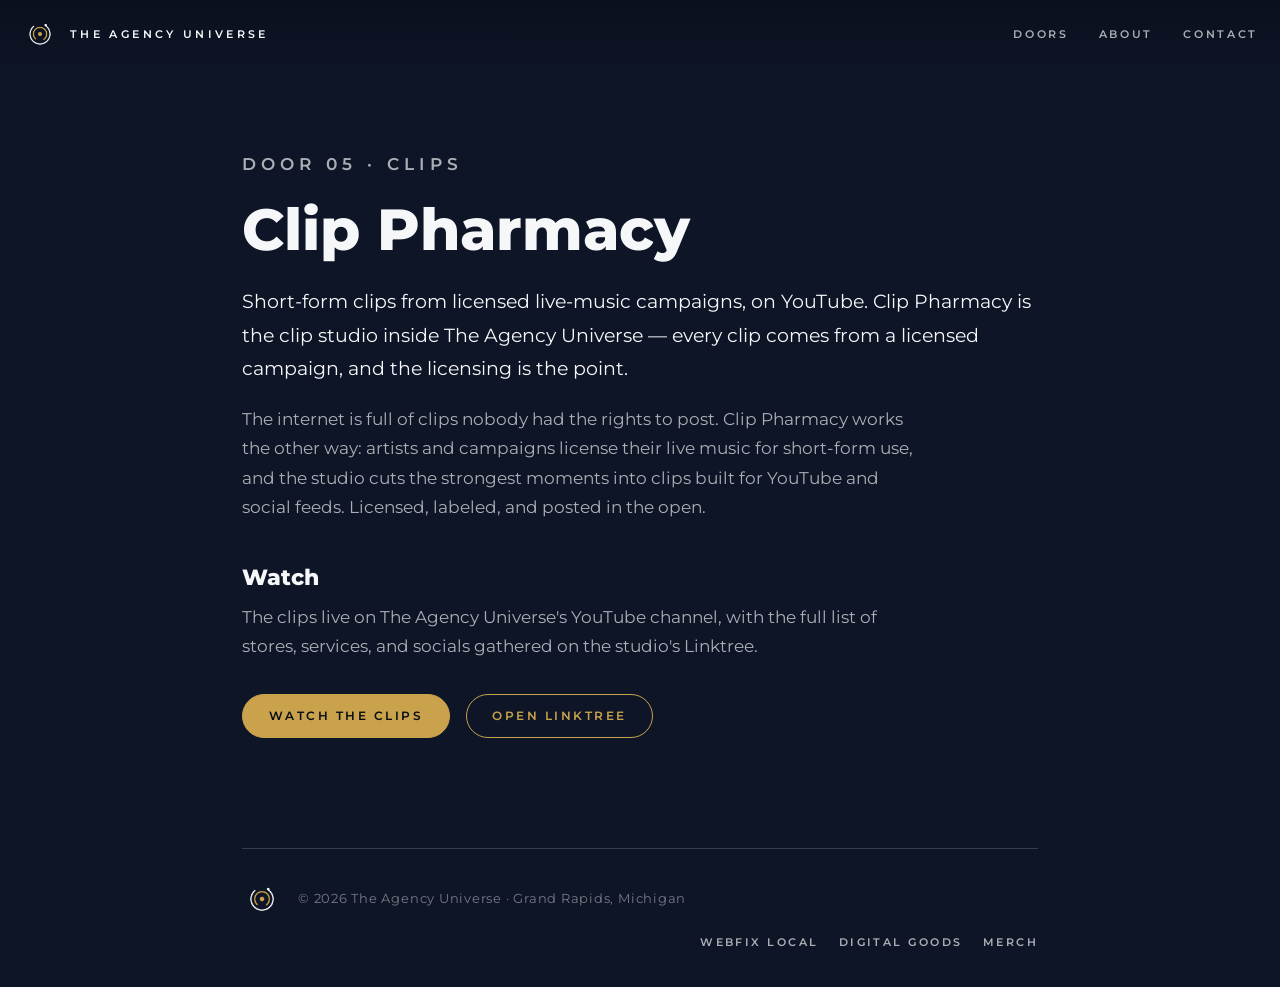
<file: clip-pharmacy/index.html>
<!doctype html>
<html lang="en">
  <head>
    <meta charset="utf-8" />
    <meta name="viewport" content="width=device-width, initial-scale=1, viewport-fit=cover" />
    <meta name="color-scheme" content="dark" />
    <meta name="description" content="Clip Pharmacy is The Agency Universe's short-form clip studio: licensed clips from live-music campaigns, cut for YouTube and social. Watch the latest clips.">
    <link rel="icon" type="image/png" href="../agency-universe-logo-icon.png">
    <title>Clip Pharmacy — Licensed Music Clips | The Agency Universe</title>
    <link rel="canonical" href="https://theagencyuniverse.com/clip-pharmacy/">
    <meta property="og:type" content="website">
    <meta property="og:site_name" content="The Agency Universe">
    <meta property="og:title" content="Clip Pharmacy — Licensed Music Clips | The Agency Universe">
    <meta property="og:description" content="Clip Pharmacy is The Agency Universe's short-form clip studio: licensed clips from live-music campaigns, cut for YouTube and social. Watch the latest clips.">
    <meta property="og:url" content="https://theagencyuniverse.com/clip-pharmacy/">
    <meta property="og:image" content="https://theagencyuniverse.com/og-image.png">
    <meta property="og:image:width" content="1200">
    <meta property="og:image:height" content="630">
    <meta name="twitter:card" content="summary_large_image">
    <meta name="twitter:title" content="Clip Pharmacy — Licensed Music Clips | The Agency Universe">
    <meta name="twitter:description" content="Clip Pharmacy is The Agency Universe's short-form clip studio: licensed clips from live-music campaigns, cut for YouTube and social. Watch the latest clips.">
    <meta name="twitter:image" content="https://theagencyuniverse.com/og-image.png">
    <script type="application/ld+json">
{
  "@context": "https://schema.org",
  "@type": "WebPage",
  "name": "Clip Pharmacy \u2014 Licensed Music Clips",
  "url": "https://theagencyuniverse.com/clip-pharmacy/",
  "description": "Clip Pharmacy is The Agency Universe's short-form clip studio: licensed clips from live-music campaigns, cut for YouTube and social. Watch the latest clips.",
  "isPartOf": {
    "@type": "WebSite",
    "name": "The Agency Universe",
    "url": "https://theagencyuniverse.com/"
  },
  "about": {
    "@type": "Organization",
    "name": "The Agency Universe",
    "url": "https://theagencyuniverse.com/",
    "email": "collin@theagencyuniverse.com",
    "address": {
      "@type": "PostalAddress",
      "addressLocality": "Grand Rapids",
      "addressRegion": "MI",
      "addressCountry": "US"
    }
  }
}
    </script>
    <link rel="preconnect" href="https://fonts.googleapis.com" />
    <link rel="preconnect" href="https://fonts.gstatic.com" crossorigin />
    <link href="https://fonts.googleapis.com/css2?family=Montserrat:wght@300;400;600;800&display=swap" rel="stylesheet" />
    <style>
:root{--navy:#0e1526;--navy-deep:#070c16;--gold:#c9a24b;--white:#f6f7f9;--muted:rgba(246,247,249,.68);--faint:rgba(246,247,249,.45);--line:rgba(246,247,249,.18);--font:"Montserrat","Helvetica Neue",Helvetica,Arial,sans-serif;--ease:cubic-bezier(.16,1,.3,1)}
*{box-sizing:border-box}
html{scroll-behavior:smooth}
html,body{margin:0;padding:0}
body{background:var(--navy);color:var(--white);font-family:var(--font);-webkit-font-smoothing:antialiased;overflow-x:hidden}
::selection{background:var(--gold);color:var(--navy-deep)}
a{color:inherit}
a:focus-visible{outline:2px solid var(--gold);outline-offset:4px}
img{display:block}
.site-head{position:fixed;inset:0 0 auto 0;z-index:70;display:flex;align-items:center;justify-content:space-between;padding:16px 22px;background:linear-gradient(to bottom,rgba(7,12,22,.55),rgba(7,12,22,0));pointer-events:none}
.site-head a{pointer-events:auto;text-decoration:none}
.brand{display:flex;align-items:center;gap:12px}
.brand img{width:36px;height:36px;border-radius:50%}
.brand span{font-size:.7rem;font-weight:600;letter-spacing:.3em;text-transform:uppercase}
.site-nav{display:flex;gap:30px}
.site-nav a{font-size:.7rem;font-weight:600;letter-spacing:.24em;text-transform:uppercase;color:var(--muted);transition:color .3s ease;text-decoration:none}
.site-nav a:hover{color:var(--white)}
@media (max-width:640px){.site-nav a:not(:last-child){display:none}.brand span{letter-spacing:.2em}}
.doorpage{max-width:840px;margin:0 auto;padding:150px 22px 0}
.kicker{font-size:.72rem;font-weight:600;letter-spacing:.3em;text-transform:uppercase;color:var(--gold);margin:0 0 22px}
.doorpage h1{font-size:clamp(2.2rem,6.5vw,3.6rem);font-weight:800;line-height:1.05;margin:0 0 26px}
.doorpage h2{font-size:1.35rem;font-weight:800;margin:2.6rem 0 .8rem}
.doorpage p{font-size:1.05rem;line-height:1.75;color:var(--muted);margin:0 0 1.2rem;max-width:62ch}
.doorpage p.lede{font-size:1.2rem;color:var(--white)}
.doorpage ul{color:var(--muted);line-height:1.8;font-size:1.02rem;padding-left:1.2rem;margin:0 0 1.2rem}
.ctas{display:flex;gap:16px;flex-wrap:wrap;margin:2rem 0 .5rem}
.cta{display:inline-block;padding:.85rem 1.6rem;border:1px solid var(--gold);border-radius:999px;color:var(--gold);text-decoration:none;font-size:.78rem;font-weight:600;letter-spacing:.2em;text-transform:uppercase}
.cta.solid{background:var(--gold);color:var(--navy-deep)}
.foot{margin-top:110px;border-top:1px solid var(--line);padding:30px 0 38px;display:flex;align-items:center;gap:16px;flex-wrap:wrap}
.foot img{width:40px;height:40px;border-radius:50%}
.foot p{margin:0;font-size:.8rem;color:var(--faint);letter-spacing:.06em}
.foot nav{display:flex;gap:20px;flex-wrap:wrap;margin-left:auto}
.foot nav a{font-size:.7rem;font-weight:600;letter-spacing:.22em;text-transform:uppercase;color:var(--muted);text-decoration:none}
.foot nav a:hover{color:var(--white)}
.footwrap{max-width:840px;margin:0 auto;padding:0 22px}
</style>
  </head>
  <body>
    <header class="site-head">
      <a class="brand" href="../" aria-label="The Agency Universe — home">
        <img src="../assets/agency-universe-logo-icon.png" alt="" width="36" height="36" />
        <span>The Agency Universe</span>
      </a>
      <nav class="site-nav" aria-label="Sections">
        <a href="../#doors">Doors</a>
        <a href="../#about">About</a>
        <a href="../#contact">Contact</a>
      </nav>
    </header>
    <main class="doorpage">
      <p class="kicker">Door 05 · Clips</p>
      <h1>Clip Pharmacy</h1>
      <p class="lede">Short-form clips from licensed live-music campaigns, on YouTube. Clip Pharmacy is the clip studio inside The Agency Universe — every clip comes from a licensed campaign, and the licensing is the point.</p>
      <p>The internet is full of clips nobody had the rights to post. Clip Pharmacy works the other way: artists and campaigns license their live music for short-form use, and the studio cuts the strongest moments into clips built for YouTube and social feeds. Licensed, labeled, and posted in the open.</p>
      <h2>Watch</h2>
      <p>The clips live on The Agency Universe's YouTube channel, with the full list of stores, services, and socials gathered on the studio's Linktree.</p>
      <div class="ctas">
        <a class="cta solid" href="https://www.youtube.com/@TheAgencyUniverse">Watch the clips</a>
        <a class="cta" href="https://linktr.ee/theagencyuniverse">Open Linktree</a>
      </div>
    </main>
    <div class="footwrap">
          <footer class="foot">
            <img src="../assets/agency-universe-logo-icon.png" alt="The Agency Universe orbit mark" width="40" height="40" />
            <p>&copy; 2026 The Agency Universe &middot; Grand Rapids, Michigan</p>
            <nav aria-label="Studio pages"><a href="../webfix-local/">WebFix Local</a><a href="../digital-goods/">Digital Goods</a><a href="../merch/">Merch</a></nav>
          </footer>
        </div>
  </body>
</html>
</file>
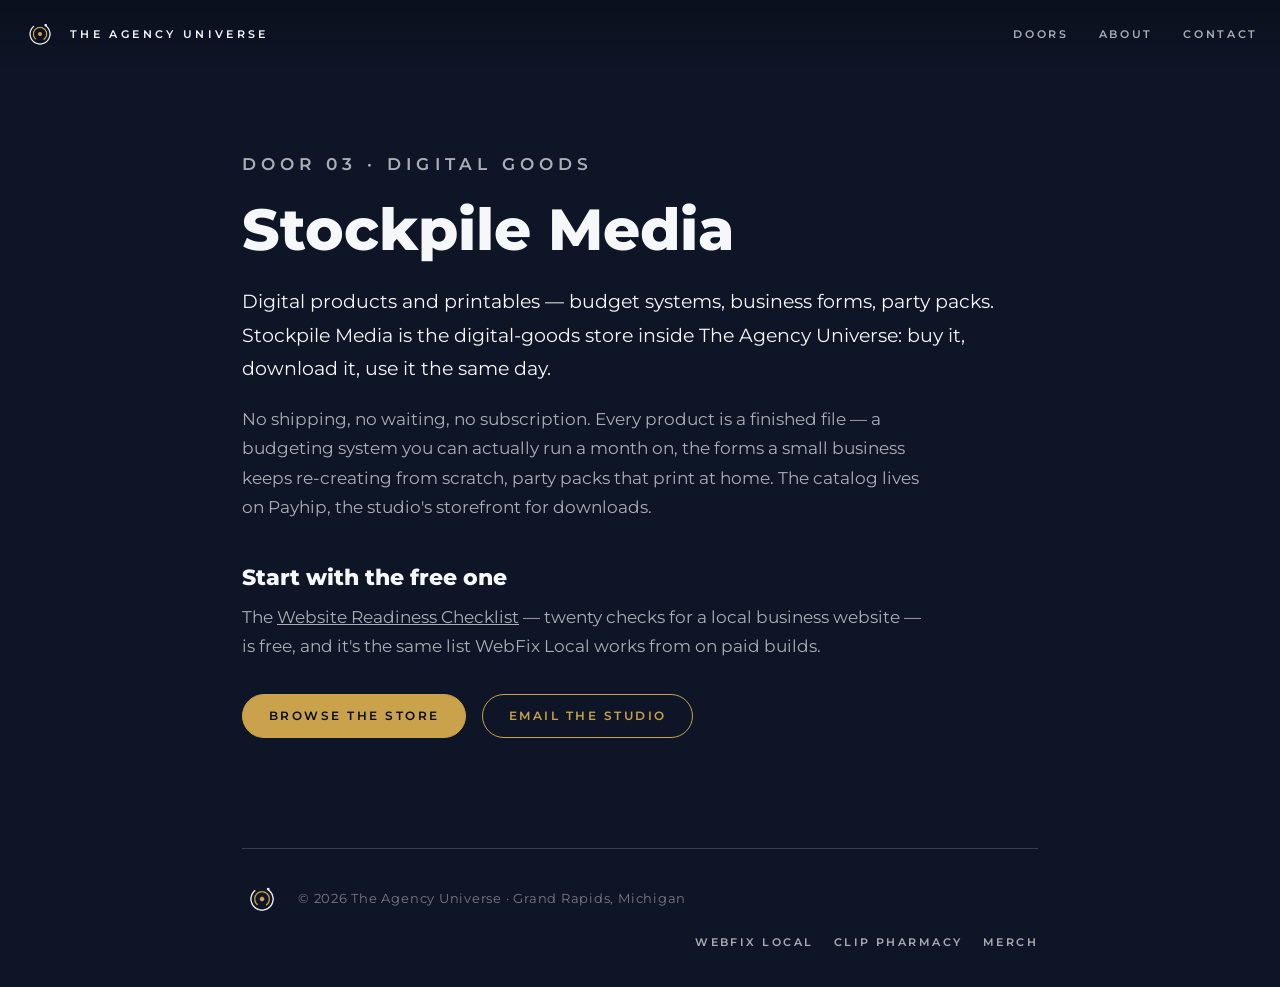
<file: digital-goods/index.html>
<!doctype html>
<html lang="en">
  <head>
    <meta charset="utf-8" />
    <meta name="viewport" content="width=device-width, initial-scale=1, viewport-fit=cover" />
    <meta name="color-scheme" content="dark" />
    <meta name="description" content="Stockpile Media is The Agency Universe's digital-goods store: budget systems, business forms, and party packs as instant downloads on Payhip — plus a free Website Readiness Checklist.">
    <link rel="icon" type="image/png" href="../agency-universe-logo-icon.png">
    <title>Stockpile Media — Digital Products &amp; Printables | The Agency Universe</title>
    <link rel="canonical" href="https://theagencyuniverse.com/digital-goods/">
    <meta property="og:type" content="website">
    <meta property="og:site_name" content="The Agency Universe">
    <meta property="og:title" content="Stockpile Media — Digital Products &amp; Printables | The Agency Universe">
    <meta property="og:description" content="Stockpile Media is The Agency Universe's digital-goods store: budget systems, business forms, and party packs as instant downloads on Payhip — plus a free Website Readiness Checklist.">
    <meta property="og:url" content="https://theagencyuniverse.com/digital-goods/">
    <meta property="og:image" content="https://theagencyuniverse.com/og-image.png">
    <meta property="og:image:width" content="1200">
    <meta property="og:image:height" content="630">
    <meta name="twitter:card" content="summary_large_image">
    <meta name="twitter:title" content="Stockpile Media — Digital Products &amp; Printables | The Agency Universe">
    <meta name="twitter:description" content="Stockpile Media is The Agency Universe's digital-goods store: budget systems, business forms, and party packs as instant downloads on Payhip — plus a free Website Readiness Checklist.">
    <meta name="twitter:image" content="https://theagencyuniverse.com/og-image.png">
    <script type="application/ld+json">
{
  "@context": "https://schema.org",
  "@type": "WebPage",
  "name": "Stockpile Media \u2014 Digital Products &amp; Printables",
  "url": "https://theagencyuniverse.com/digital-goods/",
  "description": "Stockpile Media is The Agency Universe's digital-goods store: budget systems, business forms, and party packs as instant downloads on Payhip \u2014 plus a free Website Readiness Checklist.",
  "isPartOf": {
    "@type": "WebSite",
    "name": "The Agency Universe",
    "url": "https://theagencyuniverse.com/"
  },
  "about": {
    "@type": "Organization",
    "name": "The Agency Universe",
    "url": "https://theagencyuniverse.com/",
    "email": "collin@theagencyuniverse.com",
    "address": {
      "@type": "PostalAddress",
      "addressLocality": "Grand Rapids",
      "addressRegion": "MI",
      "addressCountry": "US"
    }
  }
}
    </script>
    <link rel="preconnect" href="https://fonts.googleapis.com" />
    <link rel="preconnect" href="https://fonts.gstatic.com" crossorigin />
    <link href="https://fonts.googleapis.com/css2?family=Montserrat:wght@300;400;600;800&display=swap" rel="stylesheet" />
    <style>
:root{--navy:#0e1526;--navy-deep:#070c16;--gold:#c9a24b;--white:#f6f7f9;--muted:rgba(246,247,249,.68);--faint:rgba(246,247,249,.45);--line:rgba(246,247,249,.18);--font:"Montserrat","Helvetica Neue",Helvetica,Arial,sans-serif;--ease:cubic-bezier(.16,1,.3,1)}
*{box-sizing:border-box}
html{scroll-behavior:smooth}
html,body{margin:0;padding:0}
body{background:var(--navy);color:var(--white);font-family:var(--font);-webkit-font-smoothing:antialiased;overflow-x:hidden}
::selection{background:var(--gold);color:var(--navy-deep)}
a{color:inherit}
a:focus-visible{outline:2px solid var(--gold);outline-offset:4px}
img{display:block}
.site-head{position:fixed;inset:0 0 auto 0;z-index:70;display:flex;align-items:center;justify-content:space-between;padding:16px 22px;background:linear-gradient(to bottom,rgba(7,12,22,.55),rgba(7,12,22,0));pointer-events:none}
.site-head a{pointer-events:auto;text-decoration:none}
.brand{display:flex;align-items:center;gap:12px}
.brand img{width:36px;height:36px;border-radius:50%}
.brand span{font-size:.7rem;font-weight:600;letter-spacing:.3em;text-transform:uppercase}
.site-nav{display:flex;gap:30px}
.site-nav a{font-size:.7rem;font-weight:600;letter-spacing:.24em;text-transform:uppercase;color:var(--muted);transition:color .3s ease;text-decoration:none}
.site-nav a:hover{color:var(--white)}
@media (max-width:640px){.site-nav a:not(:last-child){display:none}.brand span{letter-spacing:.2em}}
.doorpage{max-width:840px;margin:0 auto;padding:150px 22px 0}
.kicker{font-size:.72rem;font-weight:600;letter-spacing:.3em;text-transform:uppercase;color:var(--gold);margin:0 0 22px}
.doorpage h1{font-size:clamp(2.2rem,6.5vw,3.6rem);font-weight:800;line-height:1.05;margin:0 0 26px}
.doorpage h2{font-size:1.35rem;font-weight:800;margin:2.6rem 0 .8rem}
.doorpage p{font-size:1.05rem;line-height:1.75;color:var(--muted);margin:0 0 1.2rem;max-width:62ch}
.doorpage p.lede{font-size:1.2rem;color:var(--white)}
.doorpage ul{color:var(--muted);line-height:1.8;font-size:1.02rem;padding-left:1.2rem;margin:0 0 1.2rem}
.ctas{display:flex;gap:16px;flex-wrap:wrap;margin:2rem 0 .5rem}
.cta{display:inline-block;padding:.85rem 1.6rem;border:1px solid var(--gold);border-radius:999px;color:var(--gold);text-decoration:none;font-size:.78rem;font-weight:600;letter-spacing:.2em;text-transform:uppercase}
.cta.solid{background:var(--gold);color:var(--navy-deep)}
.foot{margin-top:110px;border-top:1px solid var(--line);padding:30px 0 38px;display:flex;align-items:center;gap:16px;flex-wrap:wrap}
.foot img{width:40px;height:40px;border-radius:50%}
.foot p{margin:0;font-size:.8rem;color:var(--faint);letter-spacing:.06em}
.foot nav{display:flex;gap:20px;flex-wrap:wrap;margin-left:auto}
.foot nav a{font-size:.7rem;font-weight:600;letter-spacing:.22em;text-transform:uppercase;color:var(--muted);text-decoration:none}
.foot nav a:hover{color:var(--white)}
.footwrap{max-width:840px;margin:0 auto;padding:0 22px}
</style>
  </head>
  <body>
    <header class="site-head">
      <a class="brand" href="../" aria-label="The Agency Universe — home">
        <img src="../assets/agency-universe-logo-icon.png" alt="" width="36" height="36" />
        <span>The Agency Universe</span>
      </a>
      <nav class="site-nav" aria-label="Sections">
        <a href="../#doors">Doors</a>
        <a href="../#about">About</a>
        <a href="../#contact">Contact</a>
      </nav>
    </header>
    <main class="doorpage">
      <p class="kicker">Door 03 · Digital Goods</p>
      <h1>Stockpile Media</h1>
      <p class="lede">Digital products and printables — budget systems, business forms, party packs. Stockpile Media is the digital-goods store inside The Agency Universe: buy it, download it, use it the same day.</p>
      <p>No shipping, no waiting, no subscription. Every product is a finished file — a budgeting system you can actually run a month on, the forms a small business keeps re-creating from scratch, party packs that print at home. The catalog lives on Payhip, the studio's storefront for downloads.</p>
      <h2>Start with the free one</h2>
      <p>The <a href="https://payhip.com/b/6wjpB">Website Readiness Checklist</a> — twenty checks for a local business website — is free, and it's the same list WebFix Local works from on paid builds.</p>
      <div class="ctas">
        <a class="cta solid" href="https://payhip.com/AgencyUniverseStore">Browse the store</a>
        <a class="cta" href="mailto:collin@theagencyuniverse.com">Email the studio</a>
      </div>
    </main>
    <div class="footwrap">
          <footer class="foot">
            <img src="../assets/agency-universe-logo-icon.png" alt="The Agency Universe orbit mark" width="40" height="40" />
            <p>&copy; 2026 The Agency Universe &middot; Grand Rapids, Michigan</p>
            <nav aria-label="Studio pages"><a href="../webfix-local/">WebFix Local</a><a href="../clip-pharmacy/">Clip Pharmacy</a><a href="../merch/">Merch</a></nav>
          </footer>
        </div>
  </body>
</html>
</file>
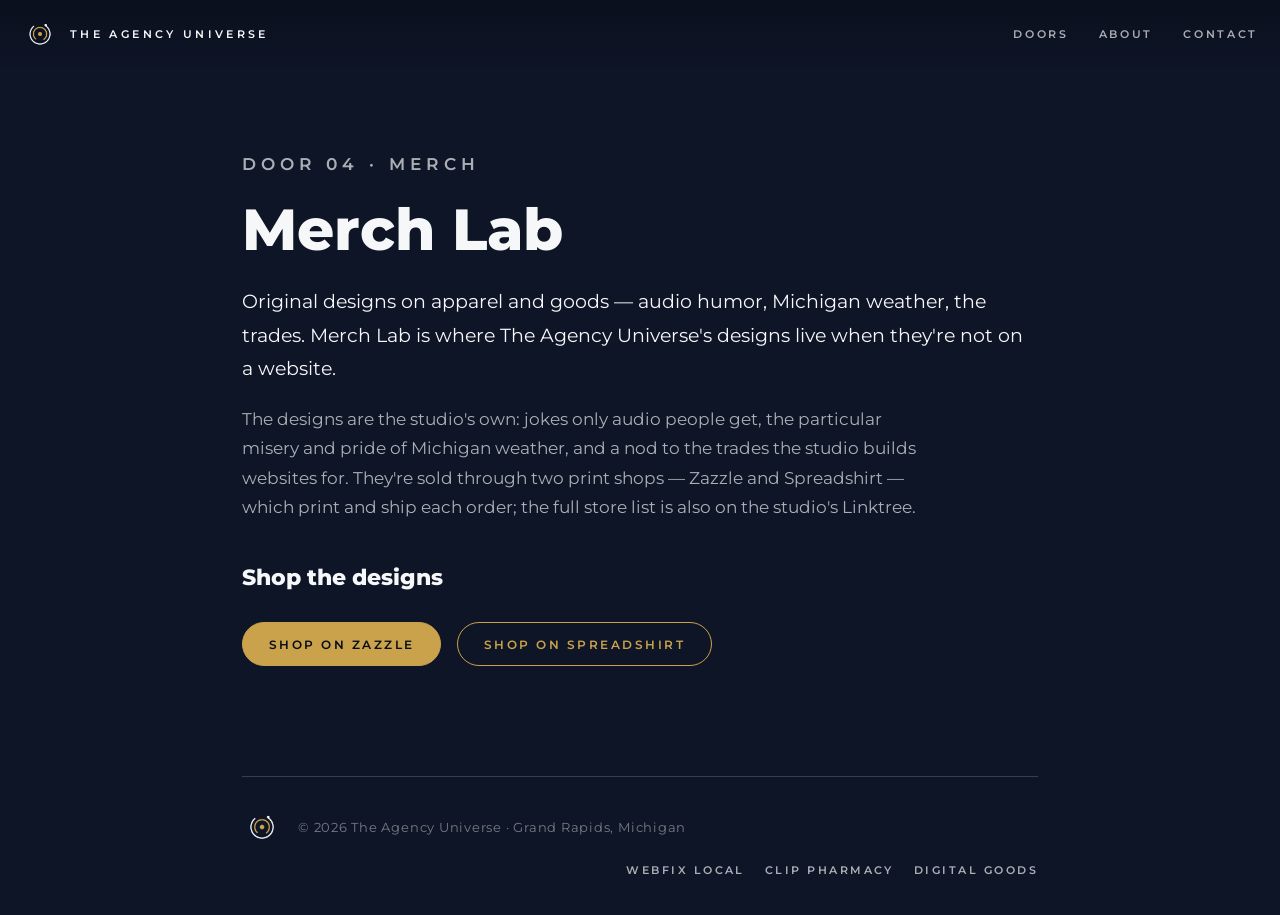
<file: merch/index.html>
<!doctype html>
<html lang="en">
  <head>
    <meta charset="utf-8" />
    <meta name="viewport" content="width=device-width, initial-scale=1, viewport-fit=cover" />
    <meta name="color-scheme" content="dark" />
    <meta name="description" content="Merch Lab is The Agency Universe's design shop: original apparel and goods — audio humor, Michigan weather, the trades — available on Zazzle and Spreadshirt.">
    <link rel="icon" type="image/png" href="../agency-universe-logo-icon.png">
    <title>Merch Lab — Original Designs on Apparel &amp; Goods | The Agency Universe</title>
    <link rel="canonical" href="https://theagencyuniverse.com/merch/">
    <meta property="og:type" content="website">
    <meta property="og:site_name" content="The Agency Universe">
    <meta property="og:title" content="Merch Lab — Original Designs on Apparel &amp; Goods | The Agency Universe">
    <meta property="og:description" content="Merch Lab is The Agency Universe's design shop: original apparel and goods — audio humor, Michigan weather, the trades — available on Zazzle and Spreadshirt.">
    <meta property="og:url" content="https://theagencyuniverse.com/merch/">
    <meta property="og:image" content="https://theagencyuniverse.com/og-image.png">
    <meta property="og:image:width" content="1200">
    <meta property="og:image:height" content="630">
    <meta name="twitter:card" content="summary_large_image">
    <meta name="twitter:title" content="Merch Lab — Original Designs on Apparel &amp; Goods | The Agency Universe">
    <meta name="twitter:description" content="Merch Lab is The Agency Universe's design shop: original apparel and goods — audio humor, Michigan weather, the trades — available on Zazzle and Spreadshirt.">
    <meta name="twitter:image" content="https://theagencyuniverse.com/og-image.png">
    <script type="application/ld+json">
{
  "@context": "https://schema.org",
  "@type": "WebPage",
  "name": "Merch Lab \u2014 Original Designs on Apparel &amp; Goods",
  "url": "https://theagencyuniverse.com/merch/",
  "description": "Merch Lab is The Agency Universe's design shop: original apparel and goods \u2014 audio humor, Michigan weather, the trades \u2014 available on Zazzle and Spreadshirt.",
  "isPartOf": {
    "@type": "WebSite",
    "name": "The Agency Universe",
    "url": "https://theagencyuniverse.com/"
  },
  "about": {
    "@type": "Organization",
    "name": "The Agency Universe",
    "url": "https://theagencyuniverse.com/",
    "email": "collin@theagencyuniverse.com",
    "address": {
      "@type": "PostalAddress",
      "addressLocality": "Grand Rapids",
      "addressRegion": "MI",
      "addressCountry": "US"
    }
  }
}
    </script>
    <link rel="preconnect" href="https://fonts.googleapis.com" />
    <link rel="preconnect" href="https://fonts.gstatic.com" crossorigin />
    <link href="https://fonts.googleapis.com/css2?family=Montserrat:wght@300;400;600;800&display=swap" rel="stylesheet" />
    <style>
:root{--navy:#0e1526;--navy-deep:#070c16;--gold:#c9a24b;--white:#f6f7f9;--muted:rgba(246,247,249,.68);--faint:rgba(246,247,249,.45);--line:rgba(246,247,249,.18);--font:"Montserrat","Helvetica Neue",Helvetica,Arial,sans-serif;--ease:cubic-bezier(.16,1,.3,1)}
*{box-sizing:border-box}
html{scroll-behavior:smooth}
html,body{margin:0;padding:0}
body{background:var(--navy);color:var(--white);font-family:var(--font);-webkit-font-smoothing:antialiased;overflow-x:hidden}
::selection{background:var(--gold);color:var(--navy-deep)}
a{color:inherit}
a:focus-visible{outline:2px solid var(--gold);outline-offset:4px}
img{display:block}
.site-head{position:fixed;inset:0 0 auto 0;z-index:70;display:flex;align-items:center;justify-content:space-between;padding:16px 22px;background:linear-gradient(to bottom,rgba(7,12,22,.55),rgba(7,12,22,0));pointer-events:none}
.site-head a{pointer-events:auto;text-decoration:none}
.brand{display:flex;align-items:center;gap:12px}
.brand img{width:36px;height:36px;border-radius:50%}
.brand span{font-size:.7rem;font-weight:600;letter-spacing:.3em;text-transform:uppercase}
.site-nav{display:flex;gap:30px}
.site-nav a{font-size:.7rem;font-weight:600;letter-spacing:.24em;text-transform:uppercase;color:var(--muted);transition:color .3s ease;text-decoration:none}
.site-nav a:hover{color:var(--white)}
@media (max-width:640px){.site-nav a:not(:last-child){display:none}.brand span{letter-spacing:.2em}}
.doorpage{max-width:840px;margin:0 auto;padding:150px 22px 0}
.kicker{font-size:.72rem;font-weight:600;letter-spacing:.3em;text-transform:uppercase;color:var(--gold);margin:0 0 22px}
.doorpage h1{font-size:clamp(2.2rem,6.5vw,3.6rem);font-weight:800;line-height:1.05;margin:0 0 26px}
.doorpage h2{font-size:1.35rem;font-weight:800;margin:2.6rem 0 .8rem}
.doorpage p{font-size:1.05rem;line-height:1.75;color:var(--muted);margin:0 0 1.2rem;max-width:62ch}
.doorpage p.lede{font-size:1.2rem;color:var(--white)}
.doorpage ul{color:var(--muted);line-height:1.8;font-size:1.02rem;padding-left:1.2rem;margin:0 0 1.2rem}
.ctas{display:flex;gap:16px;flex-wrap:wrap;margin:2rem 0 .5rem}
.cta{display:inline-block;padding:.85rem 1.6rem;border:1px solid var(--gold);border-radius:999px;color:var(--gold);text-decoration:none;font-size:.78rem;font-weight:600;letter-spacing:.2em;text-transform:uppercase}
.cta.solid{background:var(--gold);color:var(--navy-deep)}
.foot{margin-top:110px;border-top:1px solid var(--line);padding:30px 0 38px;display:flex;align-items:center;gap:16px;flex-wrap:wrap}
.foot img{width:40px;height:40px;border-radius:50%}
.foot p{margin:0;font-size:.8rem;color:var(--faint);letter-spacing:.06em}
.foot nav{display:flex;gap:20px;flex-wrap:wrap;margin-left:auto}
.foot nav a{font-size:.7rem;font-weight:600;letter-spacing:.22em;text-transform:uppercase;color:var(--muted);text-decoration:none}
.foot nav a:hover{color:var(--white)}
.footwrap{max-width:840px;margin:0 auto;padding:0 22px}
</style>
  </head>
  <body>
    <header class="site-head">
      <a class="brand" href="../" aria-label="The Agency Universe — home">
        <img src="../assets/agency-universe-logo-icon.png" alt="" width="36" height="36" />
        <span>The Agency Universe</span>
      </a>
      <nav class="site-nav" aria-label="Sections">
        <a href="../#doors">Doors</a>
        <a href="../#about">About</a>
        <a href="../#contact">Contact</a>
      </nav>
    </header>
    <main class="doorpage">
      <p class="kicker">Door 04 · Merch</p>
      <h1>Merch Lab</h1>
      <p class="lede">Original designs on apparel and goods — audio humor, Michigan weather, the trades. Merch Lab is where The Agency Universe's designs live when they're not on a website.</p>
      <p>The designs are the studio's own: jokes only audio people get, the particular misery and pride of Michigan weather, and a nod to the trades the studio builds websites for. They're sold through two print shops — Zazzle and Spreadshirt — which print and ship each order; the full store list is also on the studio's Linktree.</p>
      <h2>Shop the designs</h2>
      <div class="ctas">
        <a class="cta solid" href="https://www.zazzle.com/store/theagencyuniverse">Shop on Zazzle</a>
        <a class="cta" href="https://the-agency-universe.myspreadshop.com/">Shop on Spreadshirt</a>
      </div>
    </main>
    <div class="footwrap">
          <footer class="foot">
            <img src="../assets/agency-universe-logo-icon.png" alt="The Agency Universe orbit mark" width="40" height="40" />
            <p>&copy; 2026 The Agency Universe &middot; Grand Rapids, Michigan</p>
            <nav aria-label="Studio pages"><a href="../webfix-local/">WebFix Local</a><a href="../clip-pharmacy/">Clip Pharmacy</a><a href="../digital-goods/">Digital Goods</a></nav>
          </footer>
        </div>
  </body>
</html>
</file>
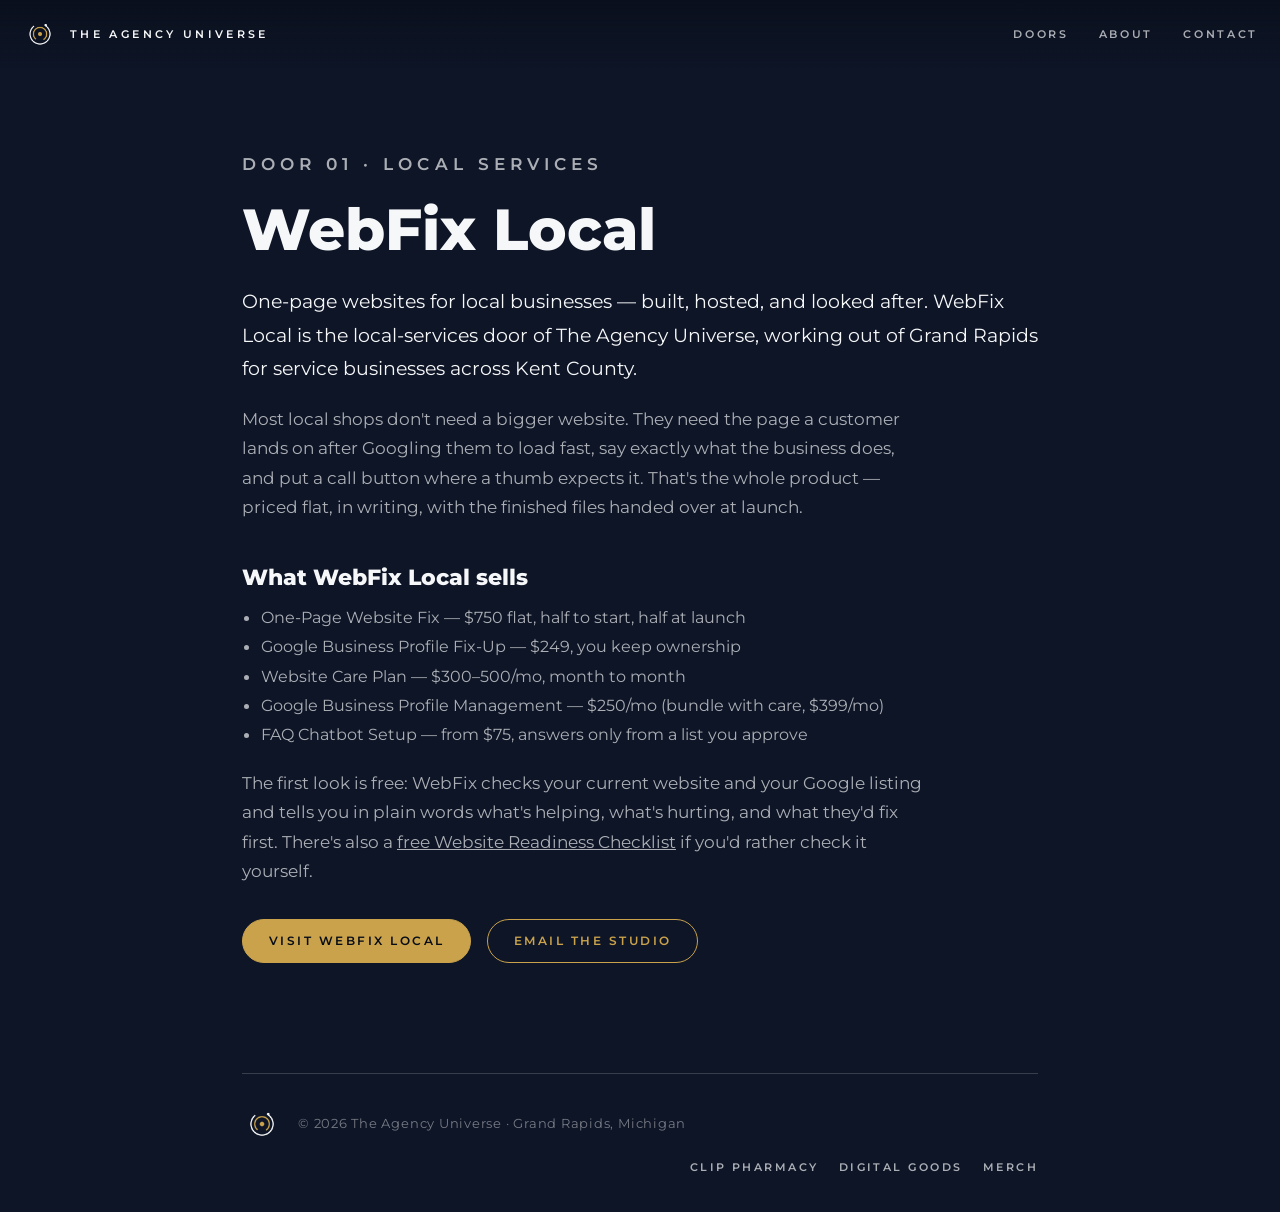
<file: webfix-local/index.html>
<!doctype html>
<html lang="en">
  <head>
    <meta charset="utf-8" />
    <meta name="viewport" content="width=device-width, initial-scale=1, viewport-fit=cover" />
    <meta name="color-scheme" content="dark" />
    <meta name="description" content="WebFix Local is The Agency Universe's local-services studio in Grand Rapids, Michigan: one-page websites for $750 flat, Google Business Profile fix-ups for $249, and website care plans for Kent County businesses.">
    <link rel="icon" type="image/png" href="../agency-universe-logo-icon.png">
    <title>WebFix Local — Websites for Local Businesses | The Agency Universe</title>
    <link rel="canonical" href="https://theagencyuniverse.com/webfix-local/">
    <meta property="og:type" content="website">
    <meta property="og:site_name" content="The Agency Universe">
    <meta property="og:title" content="WebFix Local — Websites for Local Businesses | The Agency Universe">
    <meta property="og:description" content="WebFix Local is The Agency Universe's local-services studio in Grand Rapids, Michigan: one-page websites for $750 flat, Google Business Profile fix-ups for $249, and website care plans for Kent County businesses.">
    <meta property="og:url" content="https://theagencyuniverse.com/webfix-local/">
    <meta property="og:image" content="https://theagencyuniverse.com/og-image.png">
    <meta property="og:image:width" content="1200">
    <meta property="og:image:height" content="630">
    <meta name="twitter:card" content="summary_large_image">
    <meta name="twitter:title" content="WebFix Local — Websites for Local Businesses | The Agency Universe">
    <meta name="twitter:description" content="WebFix Local is The Agency Universe's local-services studio in Grand Rapids, Michigan: one-page websites for $750 flat, Google Business Profile fix-ups for $249, and website care plans for Kent County businesses.">
    <meta name="twitter:image" content="https://theagencyuniverse.com/og-image.png">
    <script type="application/ld+json">
{
  "@context": "https://schema.org",
  "@type": "WebPage",
  "name": "WebFix Local \u2014 Websites for Local Businesses",
  "url": "https://theagencyuniverse.com/webfix-local/",
  "description": "WebFix Local is The Agency Universe's local-services studio in Grand Rapids, Michigan: one-page websites for $750 flat, Google Business Profile fix-ups for $249, and website care plans for Kent County businesses.",
  "isPartOf": {
    "@type": "WebSite",
    "name": "The Agency Universe",
    "url": "https://theagencyuniverse.com/"
  },
  "about": {
    "@type": "Organization",
    "name": "The Agency Universe",
    "url": "https://theagencyuniverse.com/",
    "email": "collin@theagencyuniverse.com",
    "address": {
      "@type": "PostalAddress",
      "addressLocality": "Grand Rapids",
      "addressRegion": "MI",
      "addressCountry": "US"
    }
  }
}
    </script>
    <link rel="preconnect" href="https://fonts.googleapis.com" />
    <link rel="preconnect" href="https://fonts.gstatic.com" crossorigin />
    <link href="https://fonts.googleapis.com/css2?family=Montserrat:wght@300;400;600;800&display=swap" rel="stylesheet" />
    <style>
:root{--navy:#0e1526;--navy-deep:#070c16;--gold:#c9a24b;--white:#f6f7f9;--muted:rgba(246,247,249,.68);--faint:rgba(246,247,249,.45);--line:rgba(246,247,249,.18);--font:"Montserrat","Helvetica Neue",Helvetica,Arial,sans-serif;--ease:cubic-bezier(.16,1,.3,1)}
*{box-sizing:border-box}
html{scroll-behavior:smooth}
html,body{margin:0;padding:0}
body{background:var(--navy);color:var(--white);font-family:var(--font);-webkit-font-smoothing:antialiased;overflow-x:hidden}
::selection{background:var(--gold);color:var(--navy-deep)}
a{color:inherit}
a:focus-visible{outline:2px solid var(--gold);outline-offset:4px}
img{display:block}
.site-head{position:fixed;inset:0 0 auto 0;z-index:70;display:flex;align-items:center;justify-content:space-between;padding:16px 22px;background:linear-gradient(to bottom,rgba(7,12,22,.55),rgba(7,12,22,0));pointer-events:none}
.site-head a{pointer-events:auto;text-decoration:none}
.brand{display:flex;align-items:center;gap:12px}
.brand img{width:36px;height:36px;border-radius:50%}
.brand span{font-size:.7rem;font-weight:600;letter-spacing:.3em;text-transform:uppercase}
.site-nav{display:flex;gap:30px}
.site-nav a{font-size:.7rem;font-weight:600;letter-spacing:.24em;text-transform:uppercase;color:var(--muted);transition:color .3s ease;text-decoration:none}
.site-nav a:hover{color:var(--white)}
@media (max-width:640px){.site-nav a:not(:last-child){display:none}.brand span{letter-spacing:.2em}}
.doorpage{max-width:840px;margin:0 auto;padding:150px 22px 0}
.kicker{font-size:.72rem;font-weight:600;letter-spacing:.3em;text-transform:uppercase;color:var(--gold);margin:0 0 22px}
.doorpage h1{font-size:clamp(2.2rem,6.5vw,3.6rem);font-weight:800;line-height:1.05;margin:0 0 26px}
.doorpage h2{font-size:1.35rem;font-weight:800;margin:2.6rem 0 .8rem}
.doorpage p{font-size:1.05rem;line-height:1.75;color:var(--muted);margin:0 0 1.2rem;max-width:62ch}
.doorpage p.lede{font-size:1.2rem;color:var(--white)}
.doorpage ul{color:var(--muted);line-height:1.8;font-size:1.02rem;padding-left:1.2rem;margin:0 0 1.2rem}
.ctas{display:flex;gap:16px;flex-wrap:wrap;margin:2rem 0 .5rem}
.cta{display:inline-block;padding:.85rem 1.6rem;border:1px solid var(--gold);border-radius:999px;color:var(--gold);text-decoration:none;font-size:.78rem;font-weight:600;letter-spacing:.2em;text-transform:uppercase}
.cta.solid{background:var(--gold);color:var(--navy-deep)}
.foot{margin-top:110px;border-top:1px solid var(--line);padding:30px 0 38px;display:flex;align-items:center;gap:16px;flex-wrap:wrap}
.foot img{width:40px;height:40px;border-radius:50%}
.foot p{margin:0;font-size:.8rem;color:var(--faint);letter-spacing:.06em}
.foot nav{display:flex;gap:20px;flex-wrap:wrap;margin-left:auto}
.foot nav a{font-size:.7rem;font-weight:600;letter-spacing:.22em;text-transform:uppercase;color:var(--muted);text-decoration:none}
.foot nav a:hover{color:var(--white)}
.footwrap{max-width:840px;margin:0 auto;padding:0 22px}
</style>
  </head>
  <body>
    <header class="site-head">
      <a class="brand" href="../" aria-label="The Agency Universe — home">
        <img src="../assets/agency-universe-logo-icon.png" alt="" width="36" height="36" />
        <span>The Agency Universe</span>
      </a>
      <nav class="site-nav" aria-label="Sections">
        <a href="../#doors">Doors</a>
        <a href="../#about">About</a>
        <a href="../#contact">Contact</a>
      </nav>
    </header>
    <main class="doorpage">
      <p class="kicker">Door 01 · Local Services</p>
      <h1>WebFix Local</h1>
      <p class="lede">One-page websites for local businesses — built, hosted, and looked after. WebFix Local is the local-services door of The Agency Universe, working out of Grand Rapids for service businesses across Kent County.</p>
      <p>Most local shops don't need a bigger website. They need the page a customer lands on after Googling them to load fast, say exactly what the business does, and put a call button where a thumb expects it. That's the whole product — priced flat, in writing, with the finished files handed over at launch.</p>
      <h2>What WebFix Local sells</h2>
      <ul>
        <li>One-Page Website Fix — $750 flat, half to start, half at launch</li>
        <li>Google Business Profile Fix-Up — $249, you keep ownership</li>
        <li>Website Care Plan — $300–500/mo, month to month</li>
        <li>Google Business Profile Management — $250/mo (bundle with care, $399/mo)</li>
        <li>FAQ Chatbot Setup — from $75, answers only from a list you approve</li>
      </ul>
      <p>The first look is free: WebFix checks your current website and your Google listing and tells you in plain words what's helping, what's hurting, and what they'd fix first. There's also a <a href="https://payhip.com/b/6wjpB">free Website Readiness Checklist</a> if you'd rather check it yourself.</p>
      <div class="ctas">
        <a class="cta solid" href="https://ycmxrrow.github.io/webfix-local/">Visit WebFix Local</a>
        <a class="cta" href="mailto:collin@theagencyuniverse.com">Email the studio</a>
      </div>
    </main>
    <div class="footwrap">
          <footer class="foot">
            <img src="../assets/agency-universe-logo-icon.png" alt="The Agency Universe orbit mark" width="40" height="40" />
            <p>&copy; 2026 The Agency Universe &middot; Grand Rapids, Michigan</p>
            <nav aria-label="Studio pages"><a href="../clip-pharmacy/">Clip Pharmacy</a><a href="../digital-goods/">Digital Goods</a><a href="../merch/">Merch</a></nav>
          </footer>
        </div>
  </body>
</html>
</file>
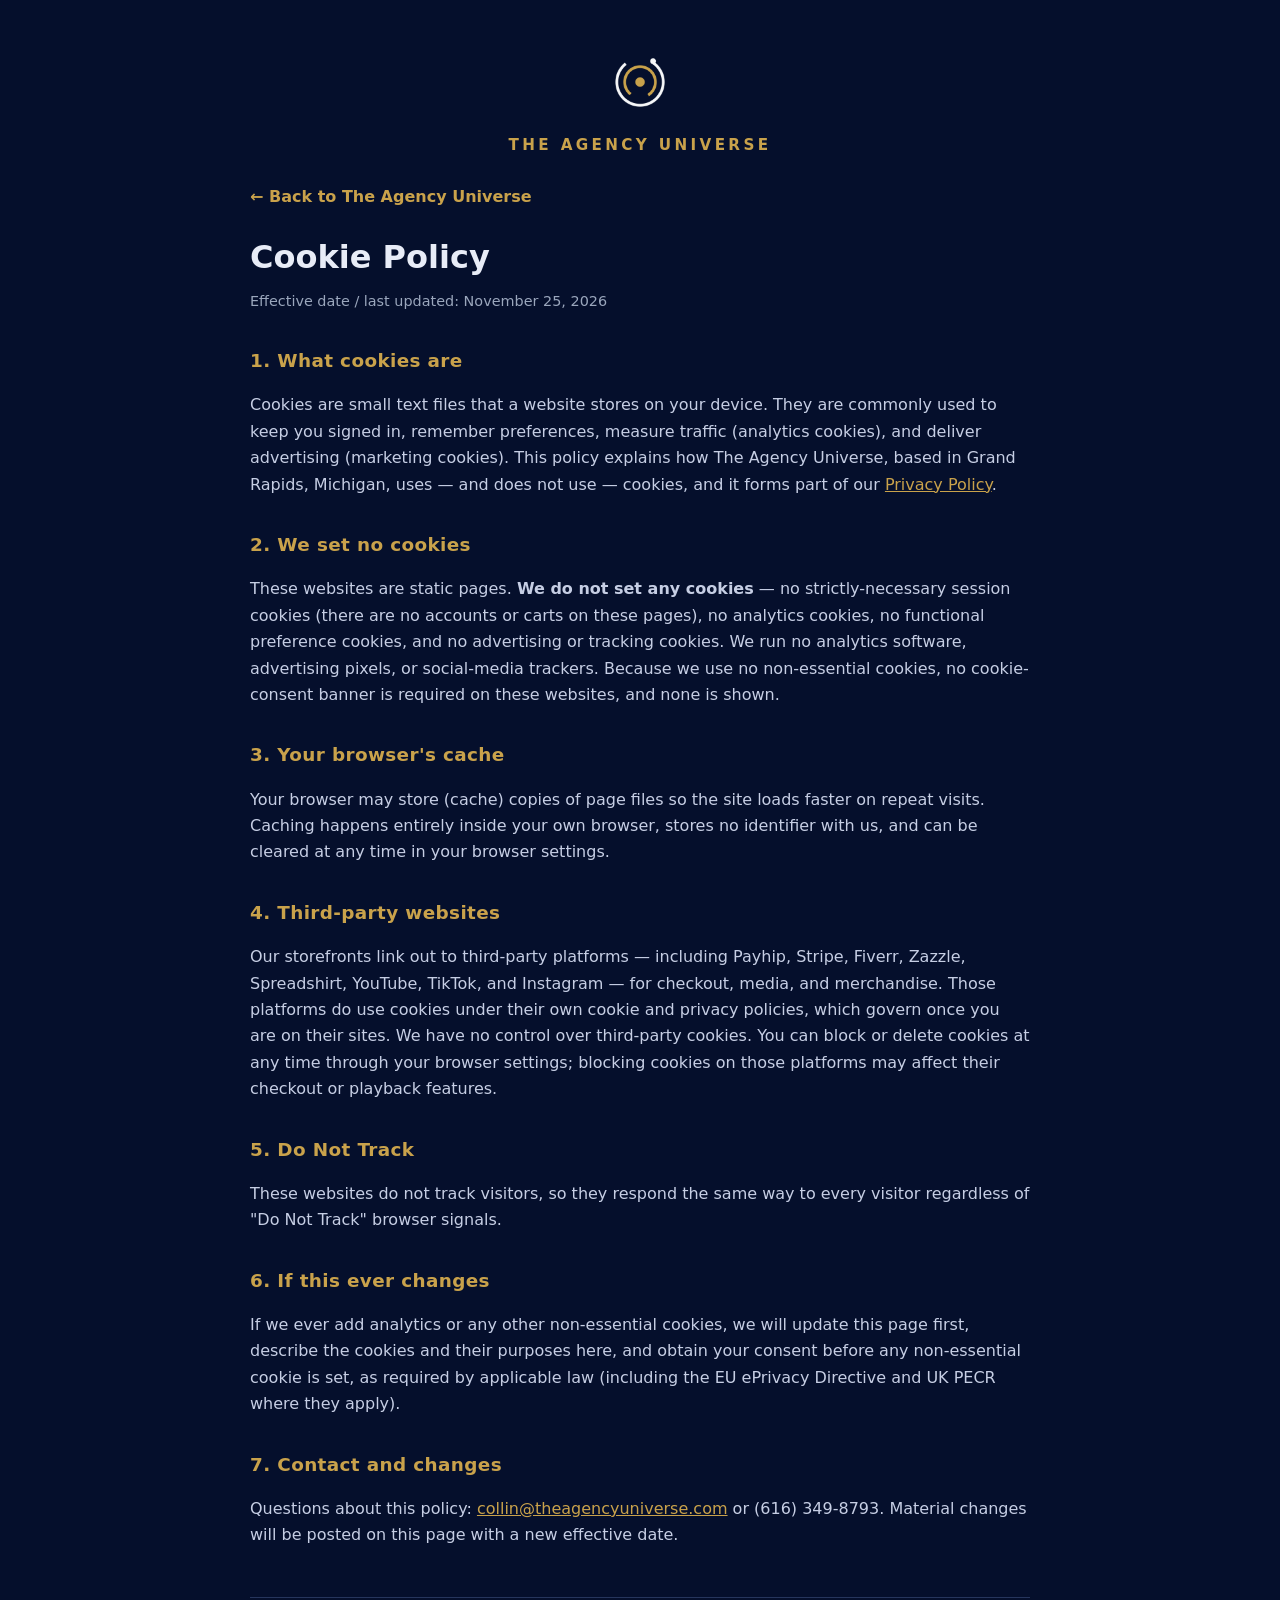
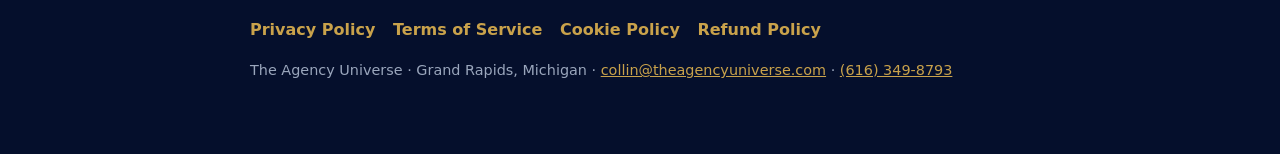
<file: cookies.html>
<!DOCTYPE html>
<html lang="en">
<head>
<meta charset="utf-8">
<meta name="viewport" content="width=device-width, initial-scale=1">
<title>Cookie Policy — The Agency Universe</title>
<meta name="description" content="Cookie Policy for The Agency Universe, a digital studio in Grand Rapids, Michigan.">
<link rel="icon" href="assets/agency-universe-logo-icon.png?v=2">
<style>
:root{--gold:#C9A24B;--ink:#E8ECF7;--mut:#9AA6BC}
*{box-sizing:border-box}
body{margin:0;background:#050F2C;color:var(--ink);font-family:system-ui,-apple-system,'Segoe UI',Roboto,sans-serif;line-height:1.65}
.wrap{max-width:820px;margin:0 auto;padding:2.5rem 1.25rem 3.5rem}
a{color:var(--gold)}
h1{font-size:2rem;line-height:1.2;margin:.2rem 0 .4rem}
h2{font-size:1.15rem;margin:2rem 0 .5rem;color:var(--gold);letter-spacing:.02em}
p,li{color:#C6CEE4}
.updated{color:var(--mut);font-size:.9rem}
.back{display:inline-block;margin-bottom:1.5rem;font-weight:700;text-decoration:none}
.legalnav{border-top:1px solid #26355c;margin-top:3rem;padding-top:1.2rem;display:flex;gap:1.1rem;flex-wrap:wrap}
.legalnav a{font-weight:700;text-decoration:none}
.biz{color:var(--mut);font-size:.9rem;margin-top:1rem}
</style>
</head>
<body>
<main class="wrap">
<div style="text-align:center;margin-bottom:1.6rem">
<a href="/" style="text-decoration:none">
<img src="assets/agency-universe-logo-icon.png?v=2" alt="The Agency Universe" width="84" height="84" style="display:block;margin:0 auto .5rem">
<span style="color:#C9A24B;font-weight:800;letter-spacing:.22em;text-transform:uppercase;font-size:.95rem">The Agency Universe</span>
</a>
</div>
<a class="back" href="/">&larr; Back to The Agency Universe</a>
<h1>Cookie Policy</h1>
<p class="updated">Effective date / last updated: November 25, 2026</p>

<h2>1. What cookies are</h2>
<p>Cookies are small text files that a website stores on your device. They are commonly used to keep you signed in, remember preferences, measure traffic (analytics cookies), and deliver advertising (marketing cookies). This policy explains how The Agency Universe, based in Grand Rapids, Michigan, uses — and does not use — cookies, and it forms part of our <a href="privacy.html">Privacy Policy</a>.</p>
<h2>2. We set no cookies</h2>
<p>These websites are static pages. <strong>We do not set any cookies</strong> — no strictly-necessary session cookies (there are no accounts or carts on these pages), no analytics cookies, no functional preference cookies, and no advertising or tracking cookies. We run no analytics software, advertising pixels, or social-media trackers. Because we use no non-essential cookies, no cookie-consent banner is required on these websites, and none is shown.</p>
<h2>3. Your browser's cache</h2>
<p>Your browser may store (cache) copies of page files so the site loads faster on repeat visits. Caching happens entirely inside your own browser, stores no identifier with us, and can be cleared at any time in your browser settings.</p>
<h2>4. Third-party websites</h2>
<p>Our storefronts link out to third-party platforms — including Payhip, Stripe, Fiverr, Zazzle, Spreadshirt, YouTube, TikTok, and Instagram — for checkout, media, and merchandise. Those platforms do use cookies under their own cookie and privacy policies, which govern once you are on their sites. We have no control over third-party cookies. You can block or delete cookies at any time through your browser settings; blocking cookies on those platforms may affect their checkout or playback features.</p>
<h2>5. Do Not Track</h2>
<p>These websites do not track visitors, so they respond the same way to every visitor regardless of "Do Not Track" browser signals.</p>
<h2>6. If this ever changes</h2>
<p>If we ever add analytics or any other non-essential cookies, we will update this page first, describe the cookies and their purposes here, and obtain your consent before any non-essential cookie is set, as required by applicable law (including the EU ePrivacy Directive and UK PECR where they apply).</p>
<h2>7. Contact and changes</h2>
<p>Questions about this policy: <a href="mailto:collin@theagencyuniverse.com">collin@theagencyuniverse.com</a> or (616) 349-8793. Material changes will be posted on this page with a new effective date.</p>

<nav class="legalnav" aria-label="Legal">
<a href="privacy.html">Privacy Policy</a>
<a href="terms.html">Terms of Service</a>
<a href="cookies.html">Cookie Policy</a>
<a href="refunds.html">Refund Policy</a>
</nav>
<p class="biz">The Agency Universe · Grand Rapids, Michigan · <a href="mailto:collin@theagencyuniverse.com">collin@theagencyuniverse.com</a> · <a href="tel:+16163498793">(616) 349-8793</a></p>
</main>
</body>
</html>
</file>
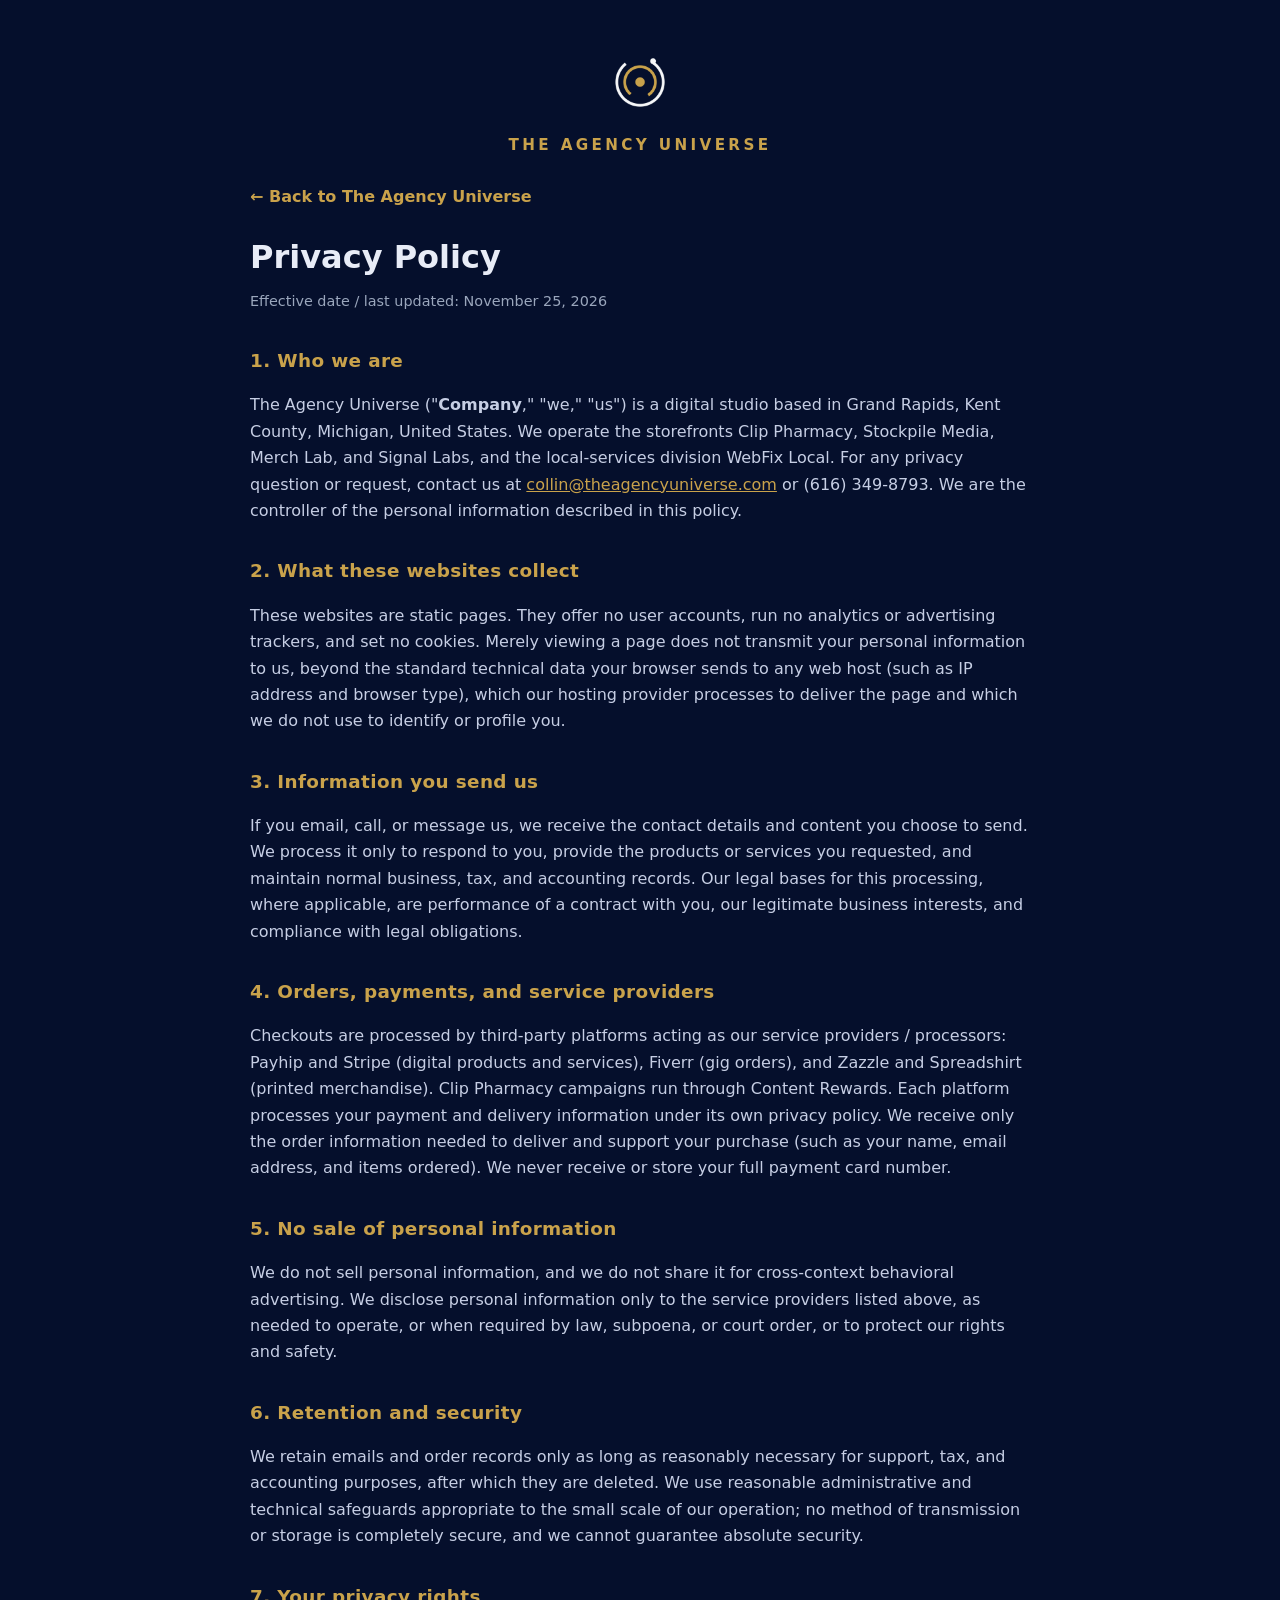
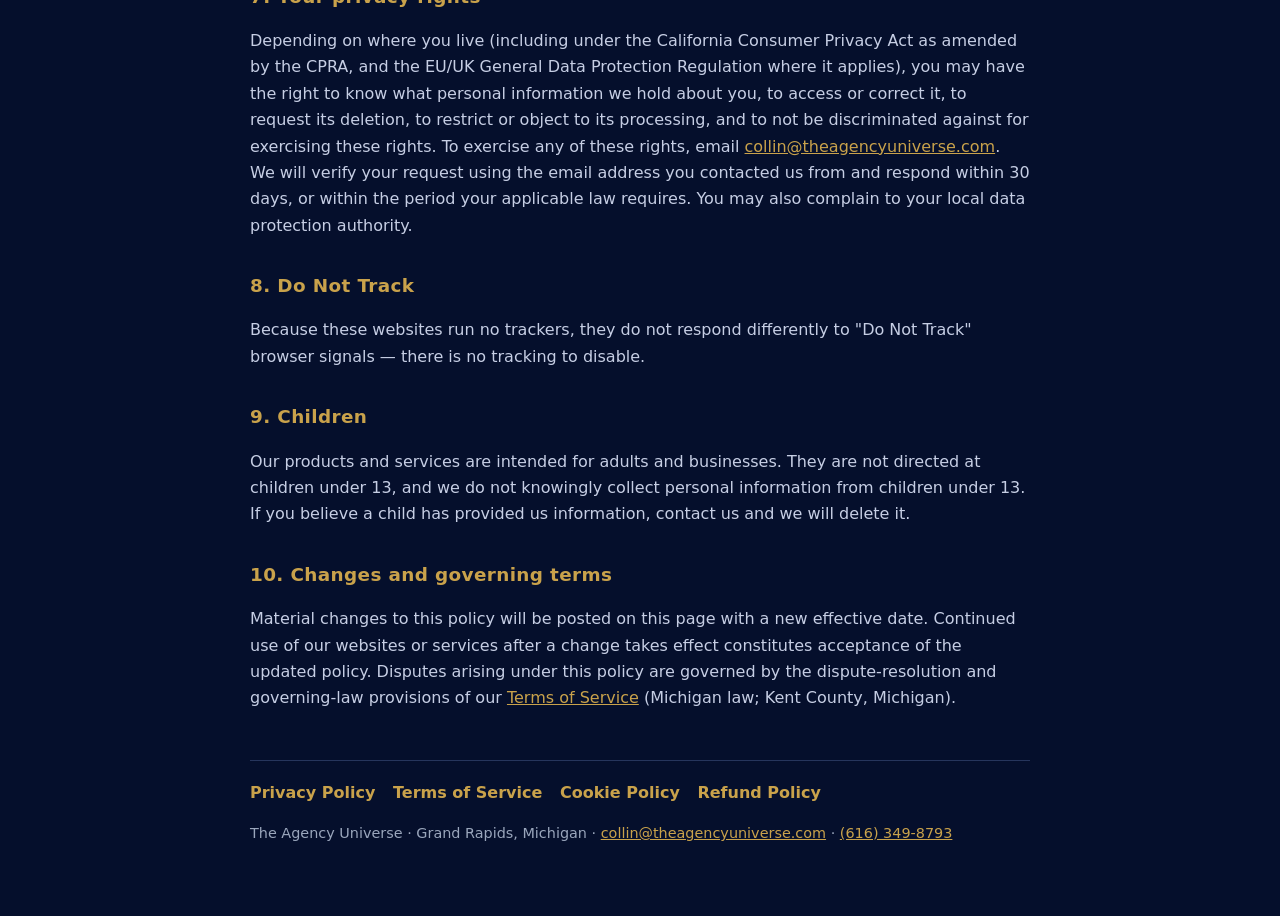
<file: privacy.html>
<!DOCTYPE html>
<html lang="en">
<head>
<meta charset="utf-8">
<meta name="viewport" content="width=device-width, initial-scale=1">
<title>Privacy Policy — The Agency Universe</title>
<meta name="description" content="Privacy Policy for The Agency Universe, a digital studio in Grand Rapids, Michigan.">
<link rel="icon" href="assets/agency-universe-logo-icon.png?v=2">
<style>
:root{--gold:#C9A24B;--ink:#E8ECF7;--mut:#9AA6BC}
*{box-sizing:border-box}
body{margin:0;background:#050F2C;color:var(--ink);font-family:system-ui,-apple-system,'Segoe UI',Roboto,sans-serif;line-height:1.65}
.wrap{max-width:820px;margin:0 auto;padding:2.5rem 1.25rem 3.5rem}
a{color:var(--gold)}
h1{font-size:2rem;line-height:1.2;margin:.2rem 0 .4rem}
h2{font-size:1.15rem;margin:2rem 0 .5rem;color:var(--gold);letter-spacing:.02em}
p,li{color:#C6CEE4}
.updated{color:var(--mut);font-size:.9rem}
.back{display:inline-block;margin-bottom:1.5rem;font-weight:700;text-decoration:none}
.legalnav{border-top:1px solid #26355c;margin-top:3rem;padding-top:1.2rem;display:flex;gap:1.1rem;flex-wrap:wrap}
.legalnav a{font-weight:700;text-decoration:none}
.biz{color:var(--mut);font-size:.9rem;margin-top:1rem}
</style>
</head>
<body>
<main class="wrap">
<div style="text-align:center;margin-bottom:1.6rem">
<a href="/" style="text-decoration:none">
<img src="assets/agency-universe-logo-icon.png?v=2" alt="The Agency Universe" width="84" height="84" style="display:block;margin:0 auto .5rem">
<span style="color:#C9A24B;font-weight:800;letter-spacing:.22em;text-transform:uppercase;font-size:.95rem">The Agency Universe</span>
</a>
</div>
<a class="back" href="/">&larr; Back to The Agency Universe</a>
<h1>Privacy Policy</h1>
<p class="updated">Effective date / last updated: November 25, 2026</p>

<h2>1. Who we are</h2>
<p>The Agency Universe ("<strong>Company</strong>," "we," "us") is a digital studio based in Grand Rapids, Kent County, Michigan, United States. We operate the storefronts Clip Pharmacy, Stockpile Media, Merch Lab, and Signal Labs, and the local-services division WebFix Local. For any privacy question or request, contact us at <a href="mailto:collin@theagencyuniverse.com">collin@theagencyuniverse.com</a> or (616) 349-8793. We are the controller of the personal information described in this policy.</p>
<h2>2. What these websites collect</h2>
<p>These websites are static pages. They offer no user accounts, run no analytics or advertising trackers, and set no cookies. Merely viewing a page does not transmit your personal information to us, beyond the standard technical data your browser sends to any web host (such as IP address and browser type), which our hosting provider processes to deliver the page and which we do not use to identify or profile you.</p>
<h2>3. Information you send us</h2>
<p>If you email, call, or message us, we receive the contact details and content you choose to send. We process it only to respond to you, provide the products or services you requested, and maintain normal business, tax, and accounting records. Our legal bases for this processing, where applicable, are performance of a contract with you, our legitimate business interests, and compliance with legal obligations.</p>
<h2>4. Orders, payments, and service providers</h2>
<p>Checkouts are processed by third-party platforms acting as our service providers / processors: Payhip and Stripe (digital products and services), Fiverr (gig orders), and Zazzle and Spreadshirt (printed merchandise). Clip Pharmacy campaigns run through Content Rewards. Each platform processes your payment and delivery information under its own privacy policy. We receive only the order information needed to deliver and support your purchase (such as your name, email address, and items ordered). We never receive or store your full payment card number.</p>
<h2>5. No sale of personal information</h2>
<p>We do not sell personal information, and we do not share it for cross-context behavioral advertising. We disclose personal information only to the service providers listed above, as needed to operate, or when required by law, subpoena, or court order, or to protect our rights and safety.</p>
<h2>6. Retention and security</h2>
<p>We retain emails and order records only as long as reasonably necessary for support, tax, and accounting purposes, after which they are deleted. We use reasonable administrative and technical safeguards appropriate to the small scale of our operation; no method of transmission or storage is completely secure, and we cannot guarantee absolute security.</p>
<h2>7. Your privacy rights</h2>
<p>Depending on where you live (including under the California Consumer Privacy Act as amended by the CPRA, and the EU/UK General Data Protection Regulation where it applies), you may have the right to know what personal information we hold about you, to access or correct it, to request its deletion, to restrict or object to its processing, and to not be discriminated against for exercising these rights. To exercise any of these rights, email <a href="mailto:collin@theagencyuniverse.com">collin@theagencyuniverse.com</a>. We will verify your request using the email address you contacted us from and respond within 30 days, or within the period your applicable law requires. You may also complain to your local data protection authority.</p>
<h2>8. Do Not Track</h2>
<p>Because these websites run no trackers, they do not respond differently to "Do Not Track" browser signals — there is no tracking to disable.</p>
<h2>9. Children</h2>
<p>Our products and services are intended for adults and businesses. They are not directed at children under 13, and we do not knowingly collect personal information from children under 13. If you believe a child has provided us information, contact us and we will delete it.</p>
<h2>10. Changes and governing terms</h2>
<p>Material changes to this policy will be posted on this page with a new effective date. Continued use of our websites or services after a change takes effect constitutes acceptance of the updated policy. Disputes arising under this policy are governed by the dispute-resolution and governing-law provisions of our <a href="terms.html">Terms of Service</a> (Michigan law; Kent County, Michigan).</p>

<nav class="legalnav" aria-label="Legal">
<a href="privacy.html">Privacy Policy</a>
<a href="terms.html">Terms of Service</a>
<a href="cookies.html">Cookie Policy</a>
<a href="refunds.html">Refund Policy</a>
</nav>
<p class="biz">The Agency Universe · Grand Rapids, Michigan · <a href="mailto:collin@theagencyuniverse.com">collin@theagencyuniverse.com</a> · <a href="tel:+16163498793">(616) 349-8793</a></p>
</main>
</body>
</html>
</file>
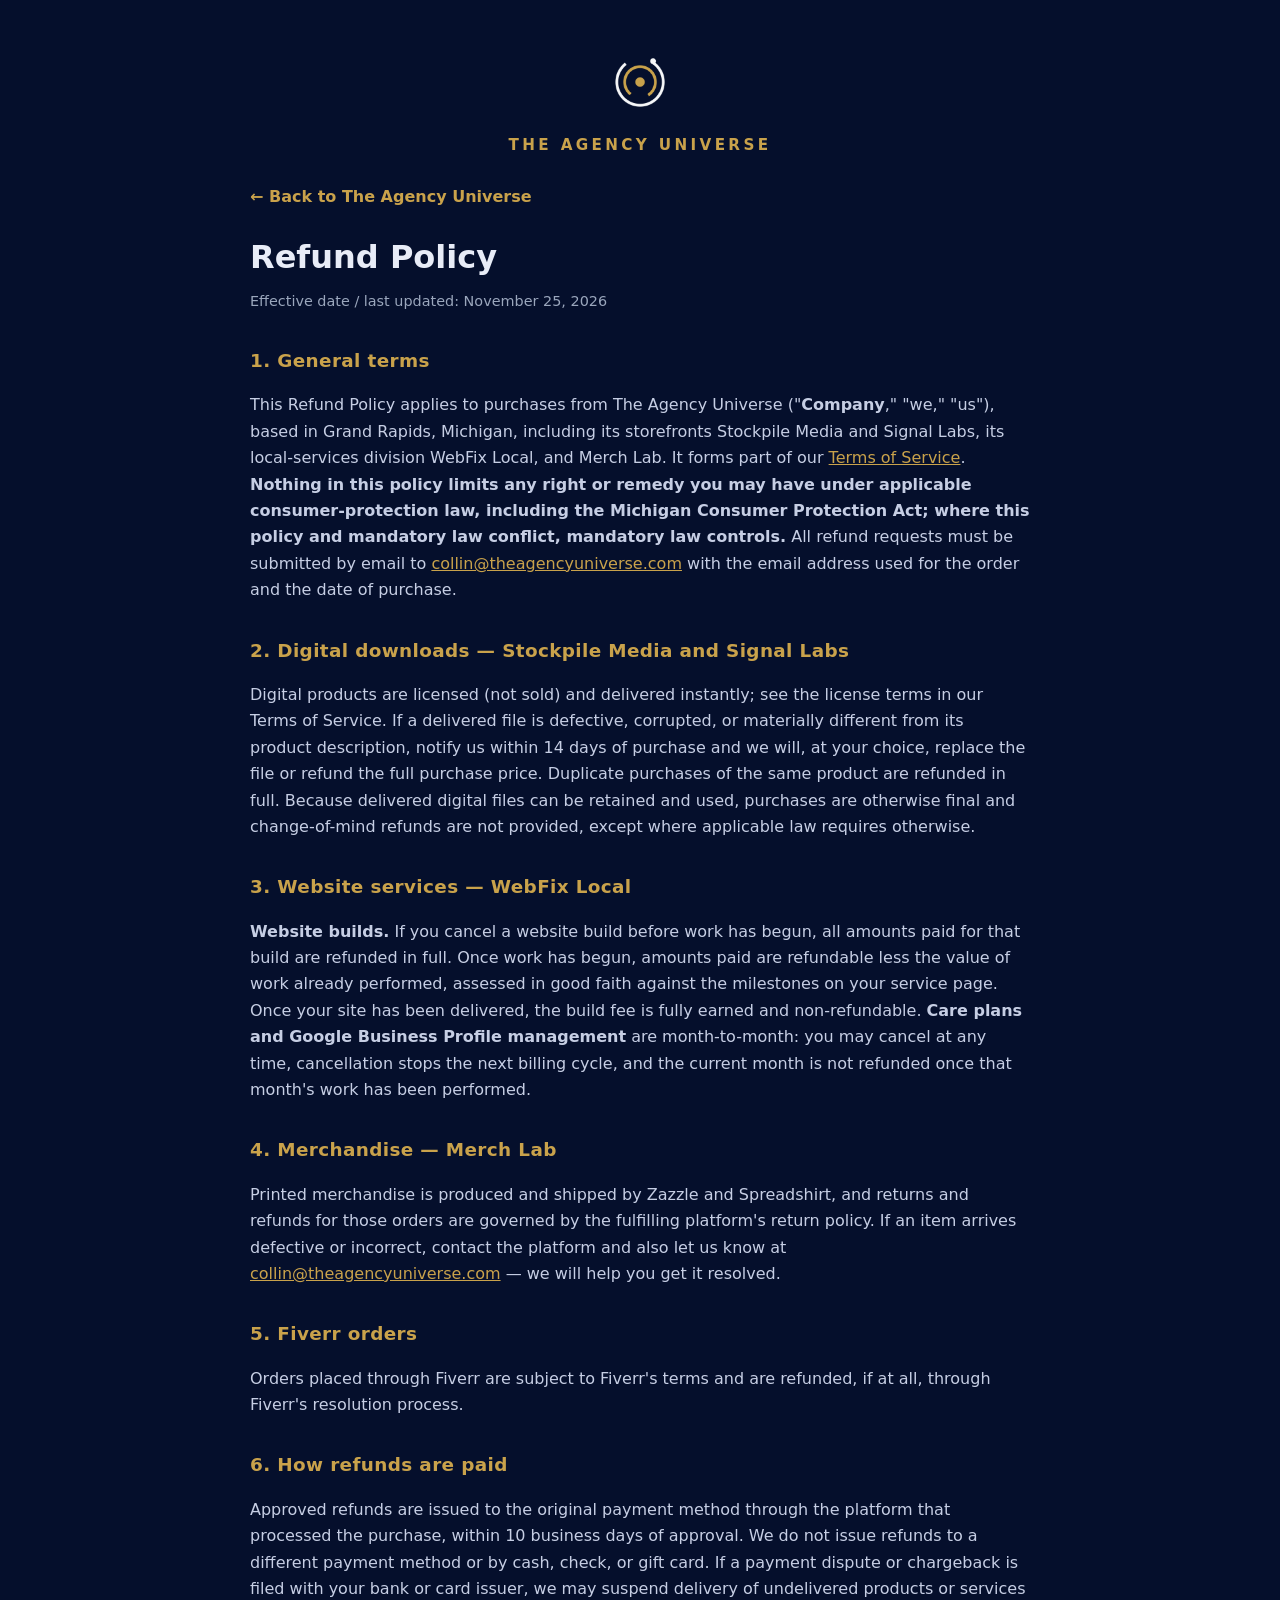
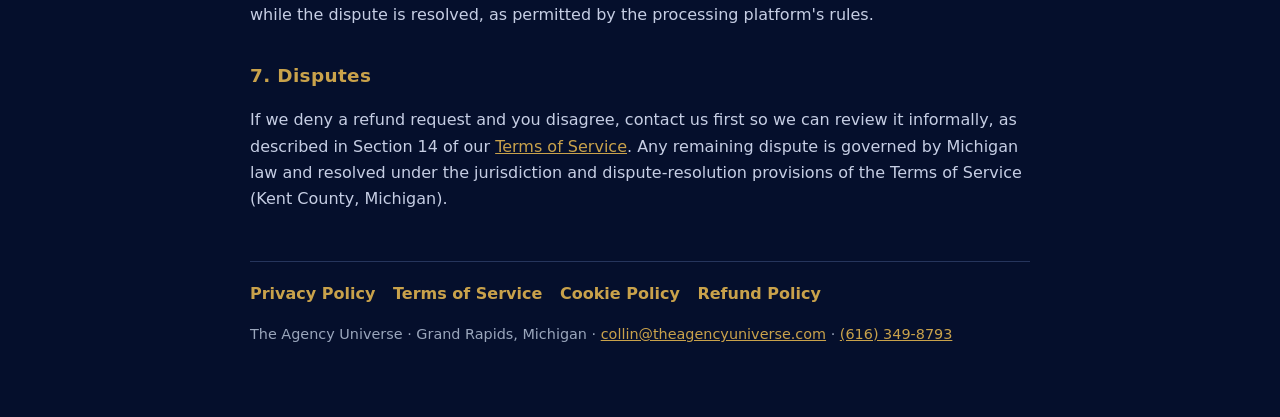
<file: refunds.html>
<!DOCTYPE html>
<html lang="en">
<head>
<meta charset="utf-8">
<meta name="viewport" content="width=device-width, initial-scale=1">
<title>Refund Policy — The Agency Universe</title>
<meta name="description" content="Refund Policy for The Agency Universe, a digital studio in Grand Rapids, Michigan.">
<link rel="icon" href="assets/agency-universe-logo-icon.png?v=2">
<style>
:root{--gold:#C9A24B;--ink:#E8ECF7;--mut:#9AA6BC}
*{box-sizing:border-box}
body{margin:0;background:#050F2C;color:var(--ink);font-family:system-ui,-apple-system,'Segoe UI',Roboto,sans-serif;line-height:1.65}
.wrap{max-width:820px;margin:0 auto;padding:2.5rem 1.25rem 3.5rem}
a{color:var(--gold)}
h1{font-size:2rem;line-height:1.2;margin:.2rem 0 .4rem}
h2{font-size:1.15rem;margin:2rem 0 .5rem;color:var(--gold);letter-spacing:.02em}
p,li{color:#C6CEE4}
.updated{color:var(--mut);font-size:.9rem}
.back{display:inline-block;margin-bottom:1.5rem;font-weight:700;text-decoration:none}
.legalnav{border-top:1px solid #26355c;margin-top:3rem;padding-top:1.2rem;display:flex;gap:1.1rem;flex-wrap:wrap}
.legalnav a{font-weight:700;text-decoration:none}
.biz{color:var(--mut);font-size:.9rem;margin-top:1rem}
</style>
</head>
<body>
<main class="wrap">
<div style="text-align:center;margin-bottom:1.6rem">
<a href="/" style="text-decoration:none">
<img src="assets/agency-universe-logo-icon.png?v=2" alt="The Agency Universe" width="84" height="84" style="display:block;margin:0 auto .5rem">
<span style="color:#C9A24B;font-weight:800;letter-spacing:.22em;text-transform:uppercase;font-size:.95rem">The Agency Universe</span>
</a>
</div>
<a class="back" href="/">&larr; Back to The Agency Universe</a>
<h1>Refund Policy</h1>
<p class="updated">Effective date / last updated: November 25, 2026</p>

<h2>1. General terms</h2>
<p>This Refund Policy applies to purchases from The Agency Universe ("<strong>Company</strong>," "we," "us"), based in Grand Rapids, Michigan, including its storefronts Stockpile Media and Signal Labs, its local-services division WebFix Local, and Merch Lab. It forms part of our <a href="terms.html">Terms of Service</a>. <strong>Nothing in this policy limits any right or remedy you may have under applicable consumer-protection law, including the Michigan Consumer Protection Act; where this policy and mandatory law conflict, mandatory law controls.</strong> All refund requests must be submitted by email to <a href="mailto:collin@theagencyuniverse.com">collin@theagencyuniverse.com</a> with the email address used for the order and the date of purchase.</p>
<h2>2. Digital downloads — Stockpile Media and Signal Labs</h2>
<p>Digital products are licensed (not sold) and delivered instantly; see the license terms in our Terms of Service. If a delivered file is defective, corrupted, or materially different from its product description, notify us within 14 days of purchase and we will, at your choice, replace the file or refund the full purchase price. Duplicate purchases of the same product are refunded in full. Because delivered digital files can be retained and used, purchases are otherwise final and change-of-mind refunds are not provided, except where applicable law requires otherwise.</p>
<h2>3. Website services — WebFix Local</h2>
<p><strong>Website builds.</strong> If you cancel a website build before work has begun, all amounts paid for that build are refunded in full. Once work has begun, amounts paid are refundable less the value of work already performed, assessed in good faith against the milestones on your service page. Once your site has been delivered, the build fee is fully earned and non-refundable. <strong>Care plans and Google Business Profile management</strong> are month-to-month: you may cancel at any time, cancellation stops the next billing cycle, and the current month is not refunded once that month's work has been performed.</p>
<h2>4. Merchandise — Merch Lab</h2>
<p>Printed merchandise is produced and shipped by Zazzle and Spreadshirt, and returns and refunds for those orders are governed by the fulfilling platform's return policy. If an item arrives defective or incorrect, contact the platform and also let us know at <a href="mailto:collin@theagencyuniverse.com">collin@theagencyuniverse.com</a> — we will help you get it resolved.</p>
<h2>5. Fiverr orders</h2>
<p>Orders placed through Fiverr are subject to Fiverr's terms and are refunded, if at all, through Fiverr's resolution process.</p>
<h2>6. How refunds are paid</h2>
<p>Approved refunds are issued to the original payment method through the platform that processed the purchase, within 10 business days of approval. We do not issue refunds to a different payment method or by cash, check, or gift card. If a payment dispute or chargeback is filed with your bank or card issuer, we may suspend delivery of undelivered products or services while the dispute is resolved, as permitted by the processing platform's rules.</p>
<h2>7. Disputes</h2>
<p>If we deny a refund request and you disagree, contact us first so we can review it informally, as described in Section 14 of our <a href="terms.html">Terms of Service</a>. Any remaining dispute is governed by Michigan law and resolved under the jurisdiction and dispute-resolution provisions of the Terms of Service (Kent County, Michigan).</p>

<nav class="legalnav" aria-label="Legal">
<a href="privacy.html">Privacy Policy</a>
<a href="terms.html">Terms of Service</a>
<a href="cookies.html">Cookie Policy</a>
<a href="refunds.html">Refund Policy</a>
</nav>
<p class="biz">The Agency Universe · Grand Rapids, Michigan · <a href="mailto:collin@theagencyuniverse.com">collin@theagencyuniverse.com</a> · <a href="tel:+16163498793">(616) 349-8793</a></p>
</main>
</body>
</html>
</file>
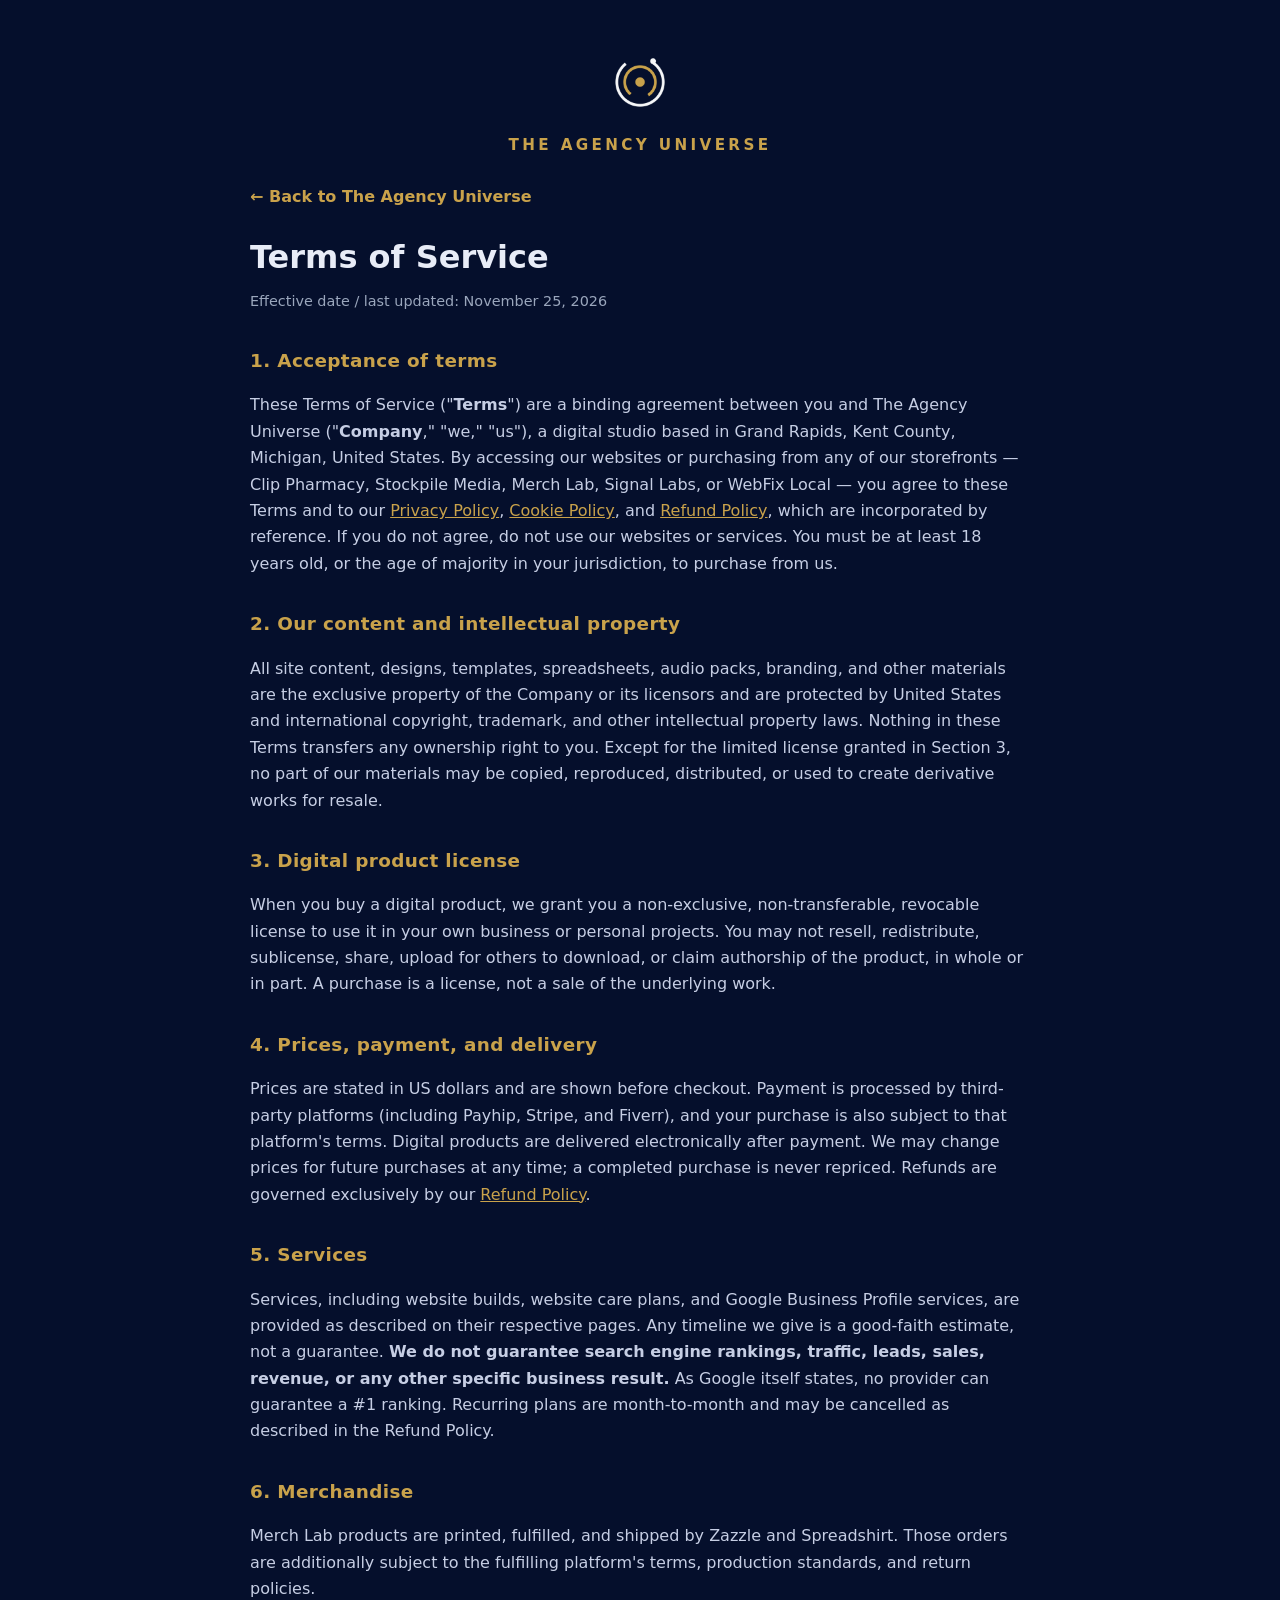
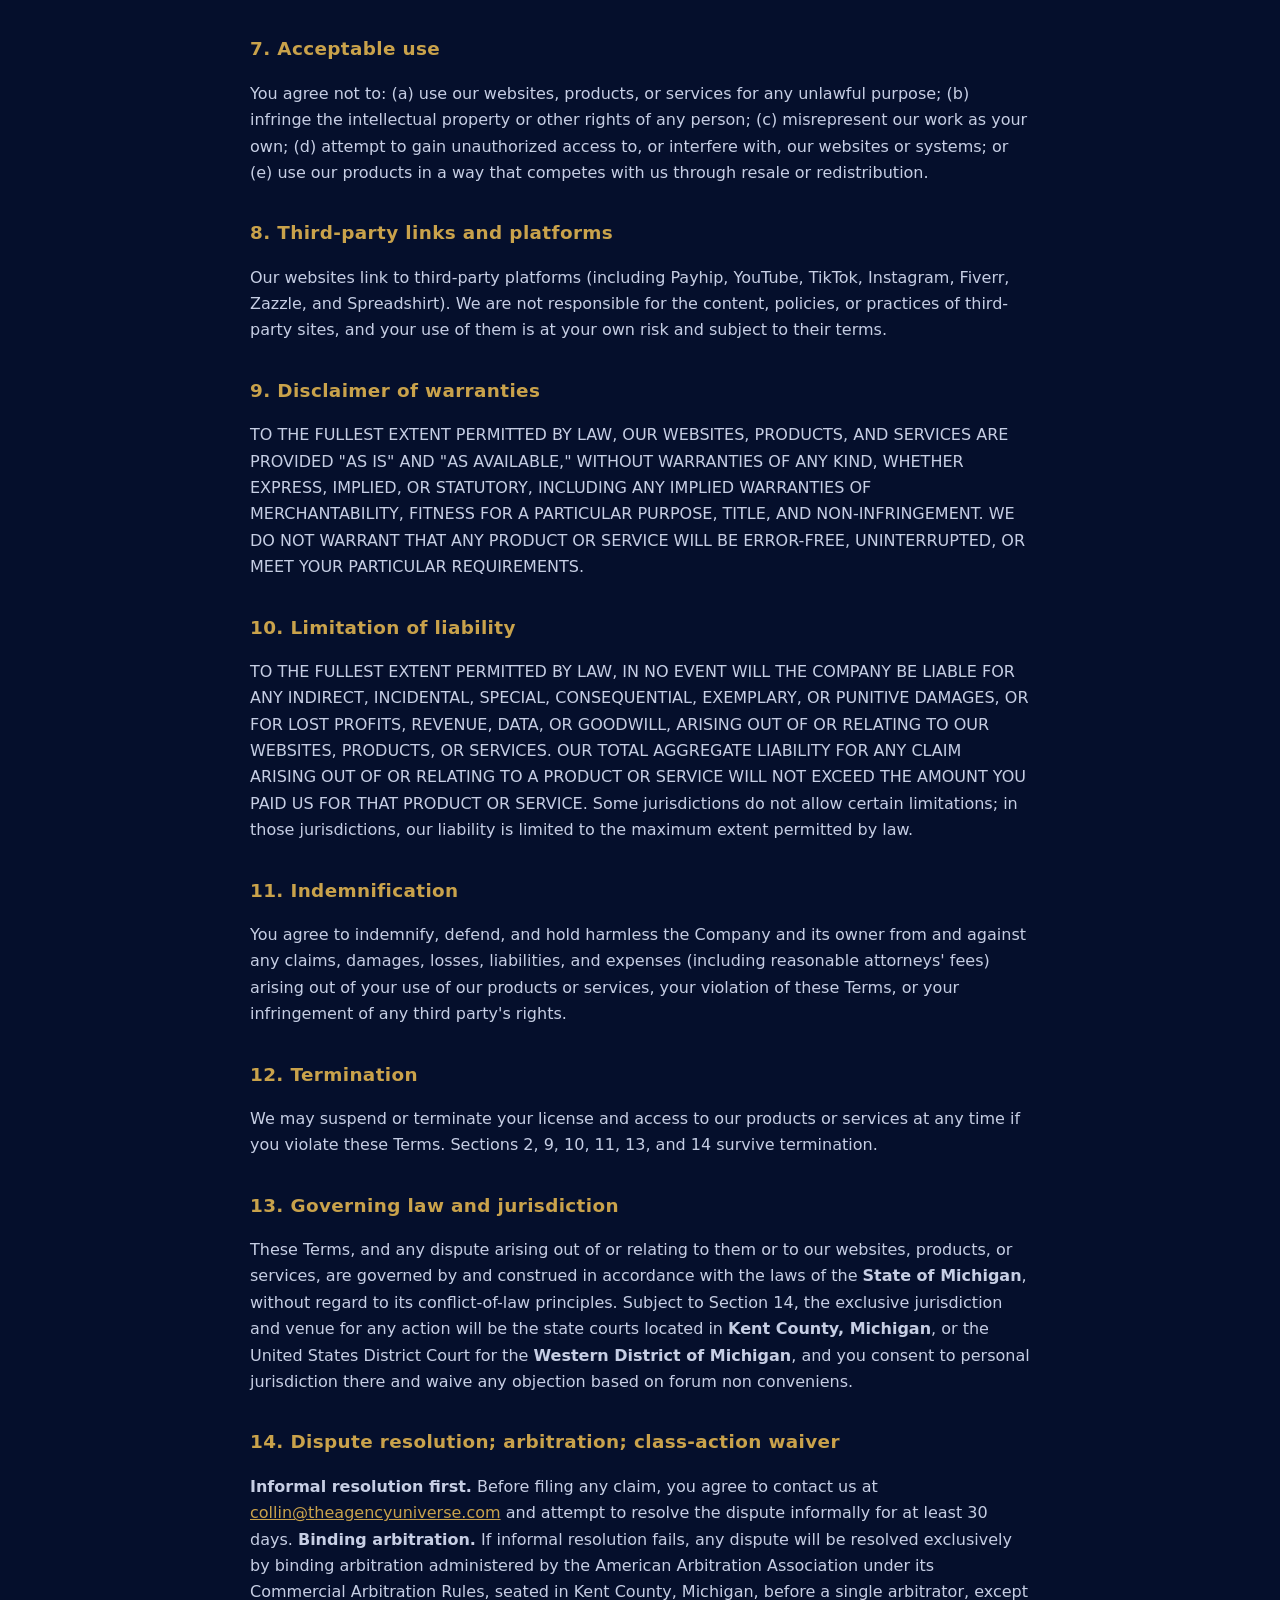
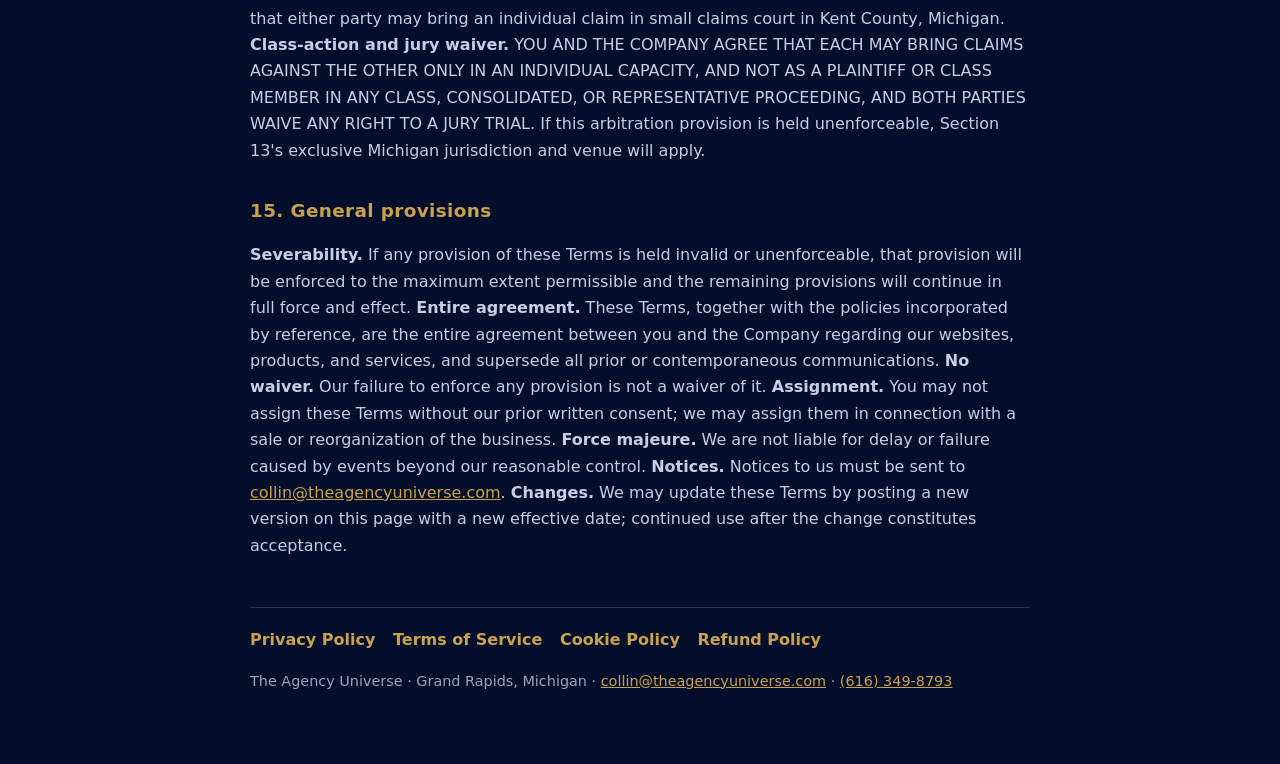
<file: terms.html>
<!DOCTYPE html>
<html lang="en">
<head>
<meta charset="utf-8">
<meta name="viewport" content="width=device-width, initial-scale=1">
<title>Terms of Service — The Agency Universe</title>
<meta name="description" content="Terms of Service for The Agency Universe, a digital studio in Grand Rapids, Michigan.">
<link rel="icon" href="assets/agency-universe-logo-icon.png?v=2">
<style>
:root{--gold:#C9A24B;--ink:#E8ECF7;--mut:#9AA6BC}
*{box-sizing:border-box}
body{margin:0;background:#050F2C;color:var(--ink);font-family:system-ui,-apple-system,'Segoe UI',Roboto,sans-serif;line-height:1.65}
.wrap{max-width:820px;margin:0 auto;padding:2.5rem 1.25rem 3.5rem}
a{color:var(--gold)}
h1{font-size:2rem;line-height:1.2;margin:.2rem 0 .4rem}
h2{font-size:1.15rem;margin:2rem 0 .5rem;color:var(--gold);letter-spacing:.02em}
p,li{color:#C6CEE4}
.updated{color:var(--mut);font-size:.9rem}
.back{display:inline-block;margin-bottom:1.5rem;font-weight:700;text-decoration:none}
.legalnav{border-top:1px solid #26355c;margin-top:3rem;padding-top:1.2rem;display:flex;gap:1.1rem;flex-wrap:wrap}
.legalnav a{font-weight:700;text-decoration:none}
.biz{color:var(--mut);font-size:.9rem;margin-top:1rem}
</style>
</head>
<body>
<main class="wrap">
<div style="text-align:center;margin-bottom:1.6rem">
<a href="/" style="text-decoration:none">
<img src="assets/agency-universe-logo-icon.png?v=2" alt="The Agency Universe" width="84" height="84" style="display:block;margin:0 auto .5rem">
<span style="color:#C9A24B;font-weight:800;letter-spacing:.22em;text-transform:uppercase;font-size:.95rem">The Agency Universe</span>
</a>
</div>
<a class="back" href="/">&larr; Back to The Agency Universe</a>
<h1>Terms of Service</h1>
<p class="updated">Effective date / last updated: November 25, 2026</p>

<h2>1. Acceptance of terms</h2>
<p>These Terms of Service ("<strong>Terms</strong>") are a binding agreement between you and The Agency Universe ("<strong>Company</strong>," "we," "us"), a digital studio based in Grand Rapids, Kent County, Michigan, United States. By accessing our websites or purchasing from any of our storefronts — Clip Pharmacy, Stockpile Media, Merch Lab, Signal Labs, or WebFix Local — you agree to these Terms and to our <a href="privacy.html">Privacy Policy</a>, <a href="cookies.html">Cookie Policy</a>, and <a href="refunds.html">Refund Policy</a>, which are incorporated by reference. If you do not agree, do not use our websites or services. You must be at least 18 years old, or the age of majority in your jurisdiction, to purchase from us.</p>
<h2>2. Our content and intellectual property</h2>
<p>All site content, designs, templates, spreadsheets, audio packs, branding, and other materials are the exclusive property of the Company or its licensors and are protected by United States and international copyright, trademark, and other intellectual property laws. Nothing in these Terms transfers any ownership right to you. Except for the limited license granted in Section 3, no part of our materials may be copied, reproduced, distributed, or used to create derivative works for resale.</p>
<h2>3. Digital product license</h2>
<p>When you buy a digital product, we grant you a non-exclusive, non-transferable, revocable license to use it in your own business or personal projects. You may not resell, redistribute, sublicense, share, upload for others to download, or claim authorship of the product, in whole or in part. A purchase is a license, not a sale of the underlying work.</p>
<h2>4. Prices, payment, and delivery</h2>
<p>Prices are stated in US dollars and are shown before checkout. Payment is processed by third-party platforms (including Payhip, Stripe, and Fiverr), and your purchase is also subject to that platform's terms. Digital products are delivered electronically after payment. We may change prices for future purchases at any time; a completed purchase is never repriced. Refunds are governed exclusively by our <a href="refunds.html">Refund Policy</a>.</p>
<h2>5. Services</h2>
<p>Services, including website builds, website care plans, and Google Business Profile services, are provided as described on their respective pages. Any timeline we give is a good-faith estimate, not a guarantee. <strong>We do not guarantee search engine rankings, traffic, leads, sales, revenue, or any other specific business result.</strong> As Google itself states, no provider can guarantee a #1 ranking. Recurring plans are month-to-month and may be cancelled as described in the Refund Policy.</p>
<h2>6. Merchandise</h2>
<p>Merch Lab products are printed, fulfilled, and shipped by Zazzle and Spreadshirt. Those orders are additionally subject to the fulfilling platform's terms, production standards, and return policies.</p>
<h2>7. Acceptable use</h2>
<p>You agree not to: (a) use our websites, products, or services for any unlawful purpose; (b) infringe the intellectual property or other rights of any person; (c) misrepresent our work as your own; (d) attempt to gain unauthorized access to, or interfere with, our websites or systems; or (e) use our products in a way that competes with us through resale or redistribution.</p>
<h2>8. Third-party links and platforms</h2>
<p>Our websites link to third-party platforms (including Payhip, YouTube, TikTok, Instagram, Fiverr, Zazzle, and Spreadshirt). We are not responsible for the content, policies, or practices of third-party sites, and your use of them is at your own risk and subject to their terms.</p>
<h2>9. Disclaimer of warranties</h2>
<p>TO THE FULLEST EXTENT PERMITTED BY LAW, OUR WEBSITES, PRODUCTS, AND SERVICES ARE PROVIDED "AS IS" AND "AS AVAILABLE," WITHOUT WARRANTIES OF ANY KIND, WHETHER EXPRESS, IMPLIED, OR STATUTORY, INCLUDING ANY IMPLIED WARRANTIES OF MERCHANTABILITY, FITNESS FOR A PARTICULAR PURPOSE, TITLE, AND NON-INFRINGEMENT. WE DO NOT WARRANT THAT ANY PRODUCT OR SERVICE WILL BE ERROR-FREE, UNINTERRUPTED, OR MEET YOUR PARTICULAR REQUIREMENTS.</p>
<h2>10. Limitation of liability</h2>
<p>TO THE FULLEST EXTENT PERMITTED BY LAW, IN NO EVENT WILL THE COMPANY BE LIABLE FOR ANY INDIRECT, INCIDENTAL, SPECIAL, CONSEQUENTIAL, EXEMPLARY, OR PUNITIVE DAMAGES, OR FOR LOST PROFITS, REVENUE, DATA, OR GOODWILL, ARISING OUT OF OR RELATING TO OUR WEBSITES, PRODUCTS, OR SERVICES. OUR TOTAL AGGREGATE LIABILITY FOR ANY CLAIM ARISING OUT OF OR RELATING TO A PRODUCT OR SERVICE WILL NOT EXCEED THE AMOUNT YOU PAID US FOR THAT PRODUCT OR SERVICE. Some jurisdictions do not allow certain limitations; in those jurisdictions, our liability is limited to the maximum extent permitted by law.</p>
<h2>11. Indemnification</h2>
<p>You agree to indemnify, defend, and hold harmless the Company and its owner from and against any claims, damages, losses, liabilities, and expenses (including reasonable attorneys' fees) arising out of your use of our products or services, your violation of these Terms, or your infringement of any third party's rights.</p>
<h2>12. Termination</h2>
<p>We may suspend or terminate your license and access to our products or services at any time if you violate these Terms. Sections 2, 9, 10, 11, 13, and 14 survive termination.</p>
<h2>13. Governing law and jurisdiction</h2>
<p>These Terms, and any dispute arising out of or relating to them or to our websites, products, or services, are governed by and construed in accordance with the laws of the <strong>State of Michigan</strong>, without regard to its conflict-of-law principles. Subject to Section 14, the exclusive jurisdiction and venue for any action will be the state courts located in <strong>Kent County, Michigan</strong>, or the United States District Court for the <strong>Western District of Michigan</strong>, and you consent to personal jurisdiction there and waive any objection based on forum non conveniens.</p>
<h2>14. Dispute resolution; arbitration; class-action waiver</h2>
<p><strong>Informal resolution first.</strong> Before filing any claim, you agree to contact us at <a href="mailto:collin@theagencyuniverse.com">collin@theagencyuniverse.com</a> and attempt to resolve the dispute informally for at least 30 days. <strong>Binding arbitration.</strong> If informal resolution fails, any dispute will be resolved exclusively by binding arbitration administered by the American Arbitration Association under its Commercial Arbitration Rules, seated in Kent County, Michigan, before a single arbitrator, except that either party may bring an individual claim in small claims court in Kent County, Michigan. <strong>Class-action and jury waiver.</strong> YOU AND THE COMPANY AGREE THAT EACH MAY BRING CLAIMS AGAINST THE OTHER ONLY IN AN INDIVIDUAL CAPACITY, AND NOT AS A PLAINTIFF OR CLASS MEMBER IN ANY CLASS, CONSOLIDATED, OR REPRESENTATIVE PROCEEDING, AND BOTH PARTIES WAIVE ANY RIGHT TO A JURY TRIAL. If this arbitration provision is held unenforceable, Section 13's exclusive Michigan jurisdiction and venue will apply.</p>
<h2>15. General provisions</h2>
<p><strong>Severability.</strong> If any provision of these Terms is held invalid or unenforceable, that provision will be enforced to the maximum extent permissible and the remaining provisions will continue in full force and effect. <strong>Entire agreement.</strong> These Terms, together with the policies incorporated by reference, are the entire agreement between you and the Company regarding our websites, products, and services, and supersede all prior or contemporaneous communications. <strong>No waiver.</strong> Our failure to enforce any provision is not a waiver of it. <strong>Assignment.</strong> You may not assign these Terms without our prior written consent; we may assign them in connection with a sale or reorganization of the business. <strong>Force majeure.</strong> We are not liable for delay or failure caused by events beyond our reasonable control. <strong>Notices.</strong> Notices to us must be sent to <a href="mailto:collin@theagencyuniverse.com">collin@theagencyuniverse.com</a>. <strong>Changes.</strong> We may update these Terms by posting a new version on this page with a new effective date; continued use after the change constitutes acceptance.</p>

<nav class="legalnav" aria-label="Legal">
<a href="privacy.html">Privacy Policy</a>
<a href="terms.html">Terms of Service</a>
<a href="cookies.html">Cookie Policy</a>
<a href="refunds.html">Refund Policy</a>
</nav>
<p class="biz">The Agency Universe · Grand Rapids, Michigan · <a href="mailto:collin@theagencyuniverse.com">collin@theagencyuniverse.com</a> · <a href="tel:+16163498793">(616) 349-8793</a></p>
</main>
</body>
</html>
</file>
